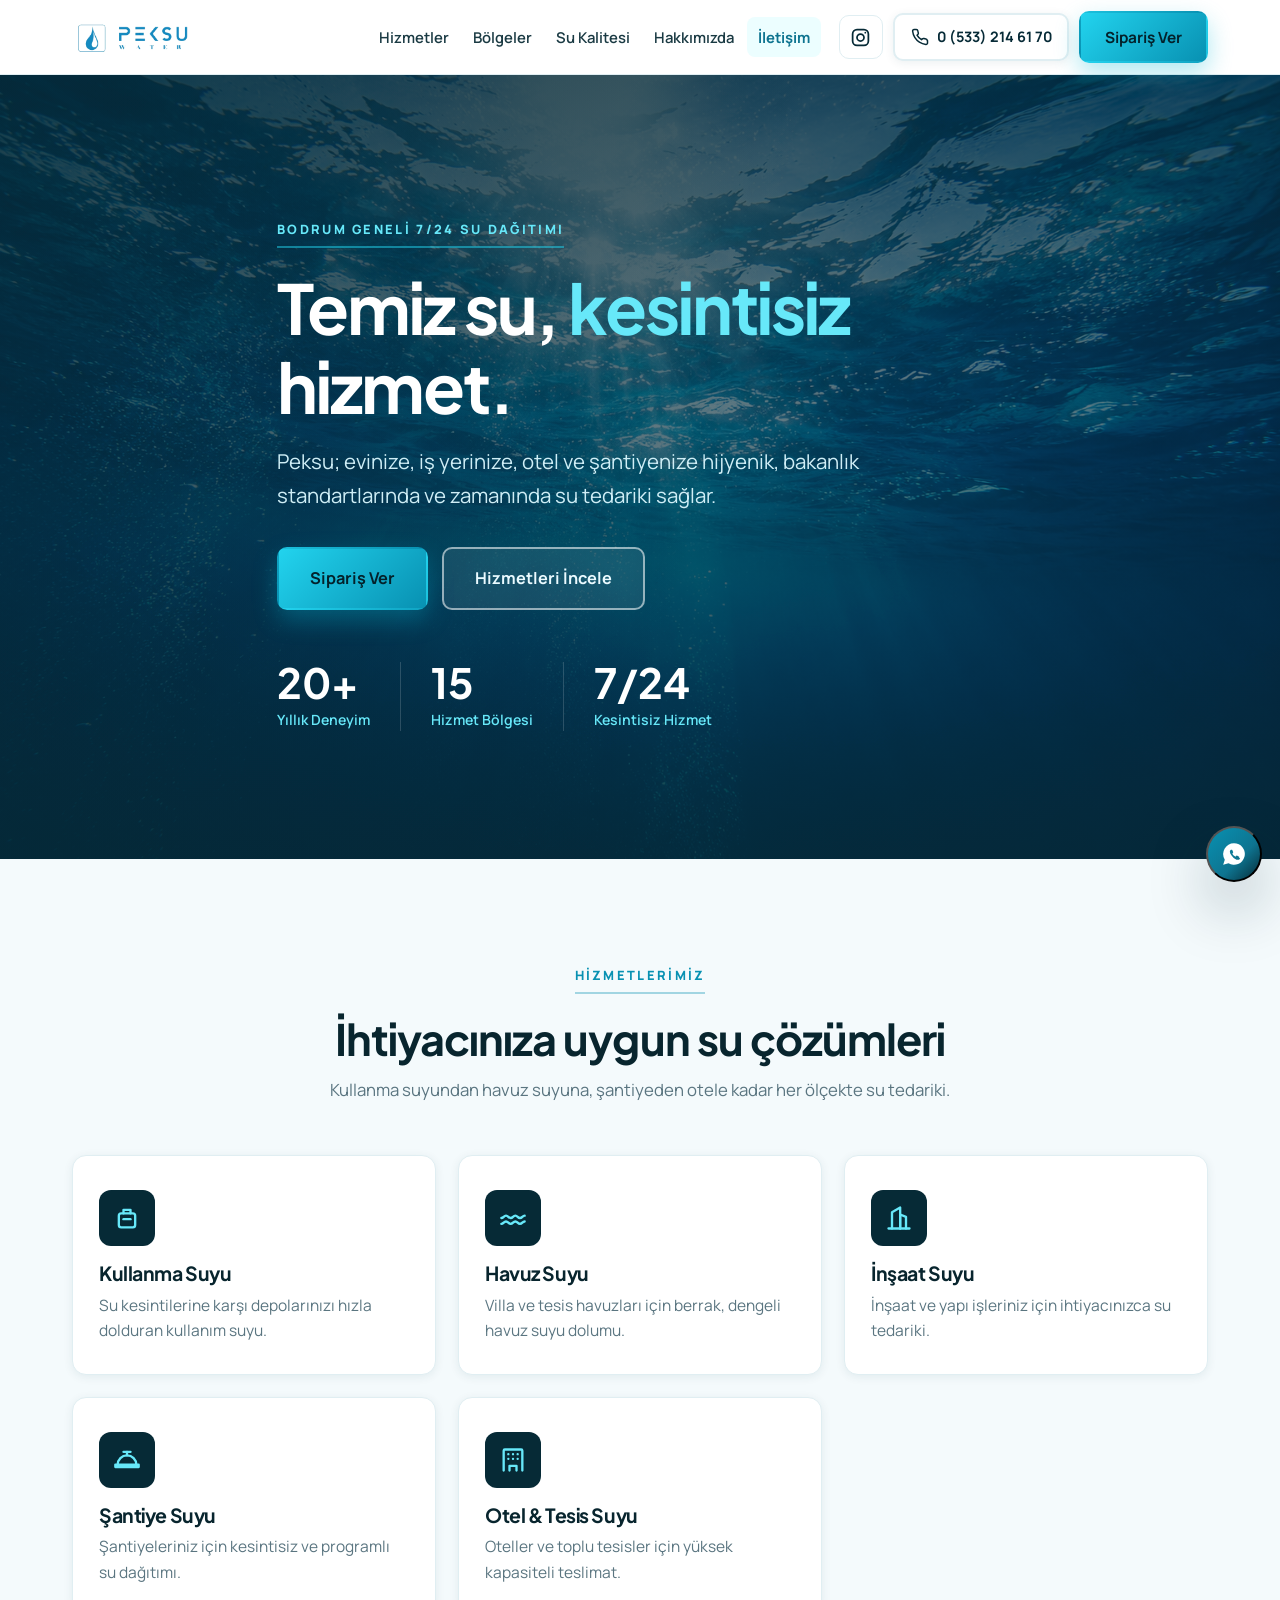
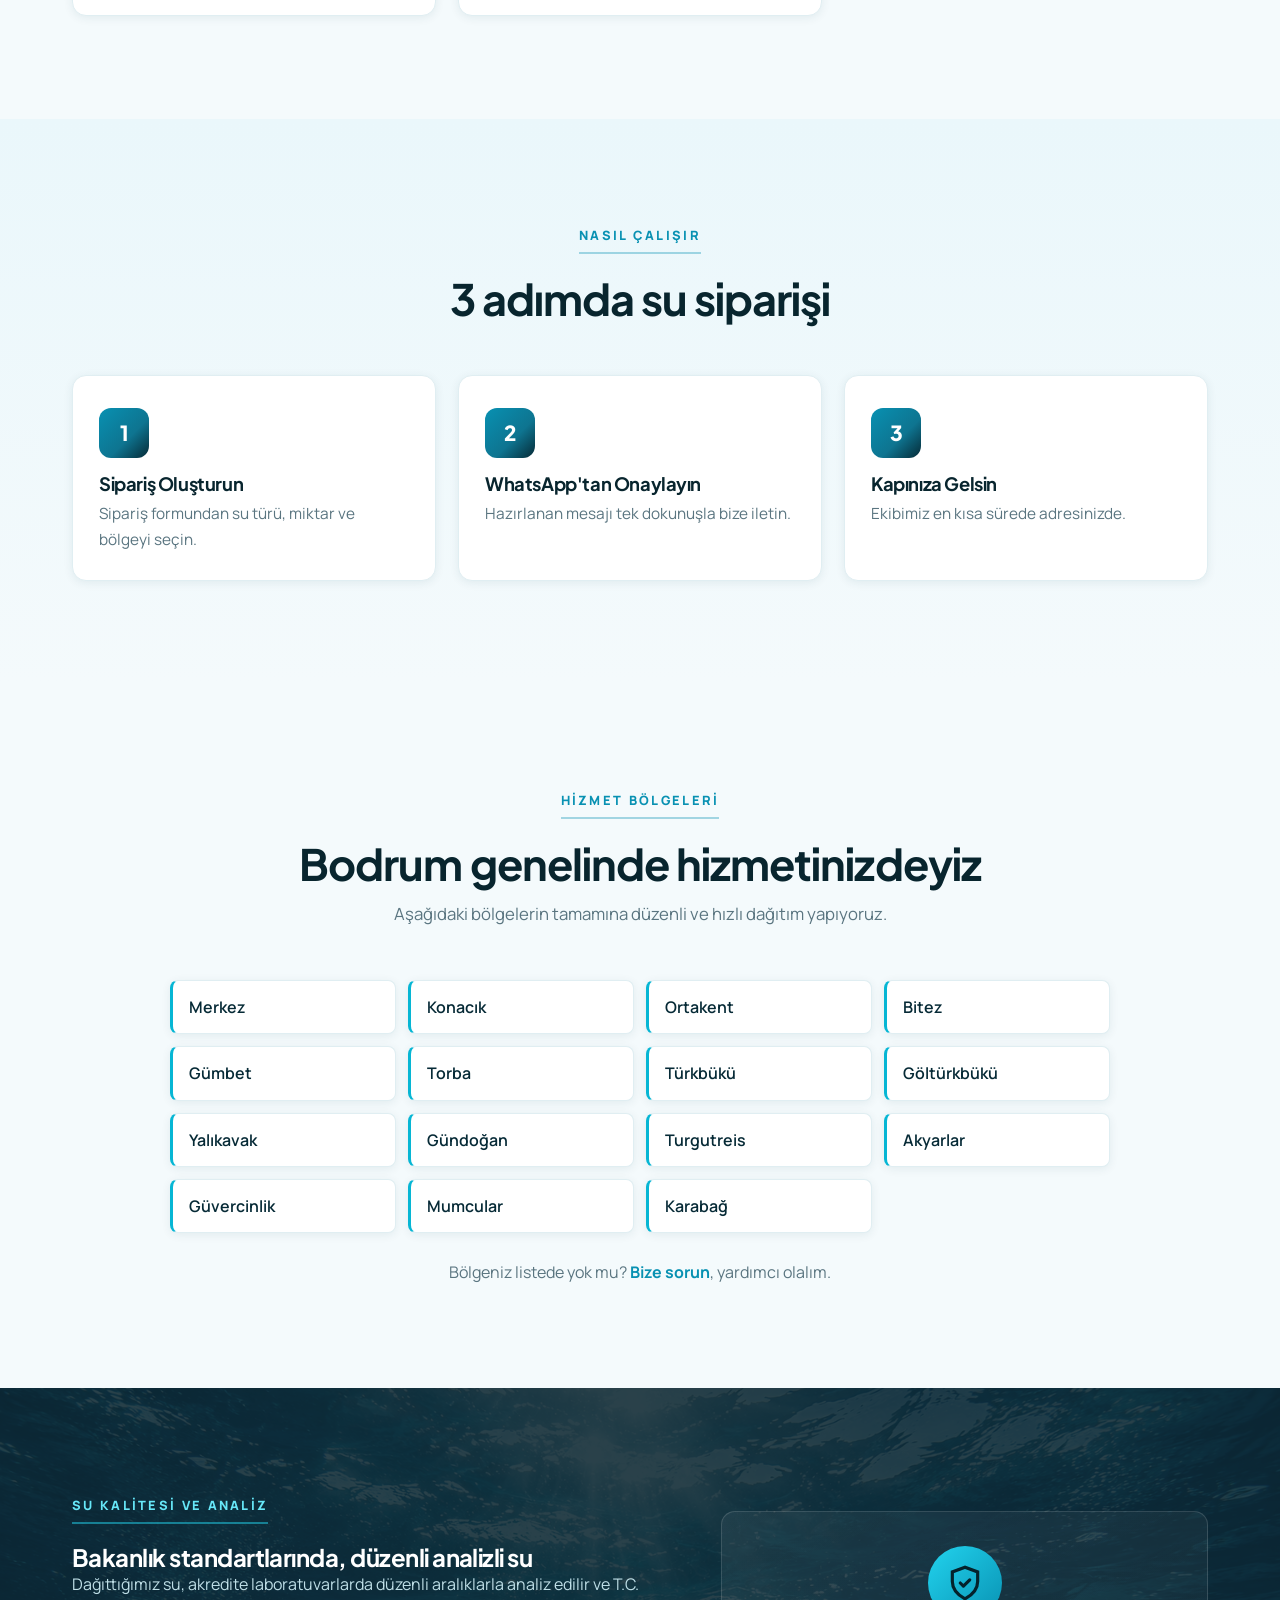
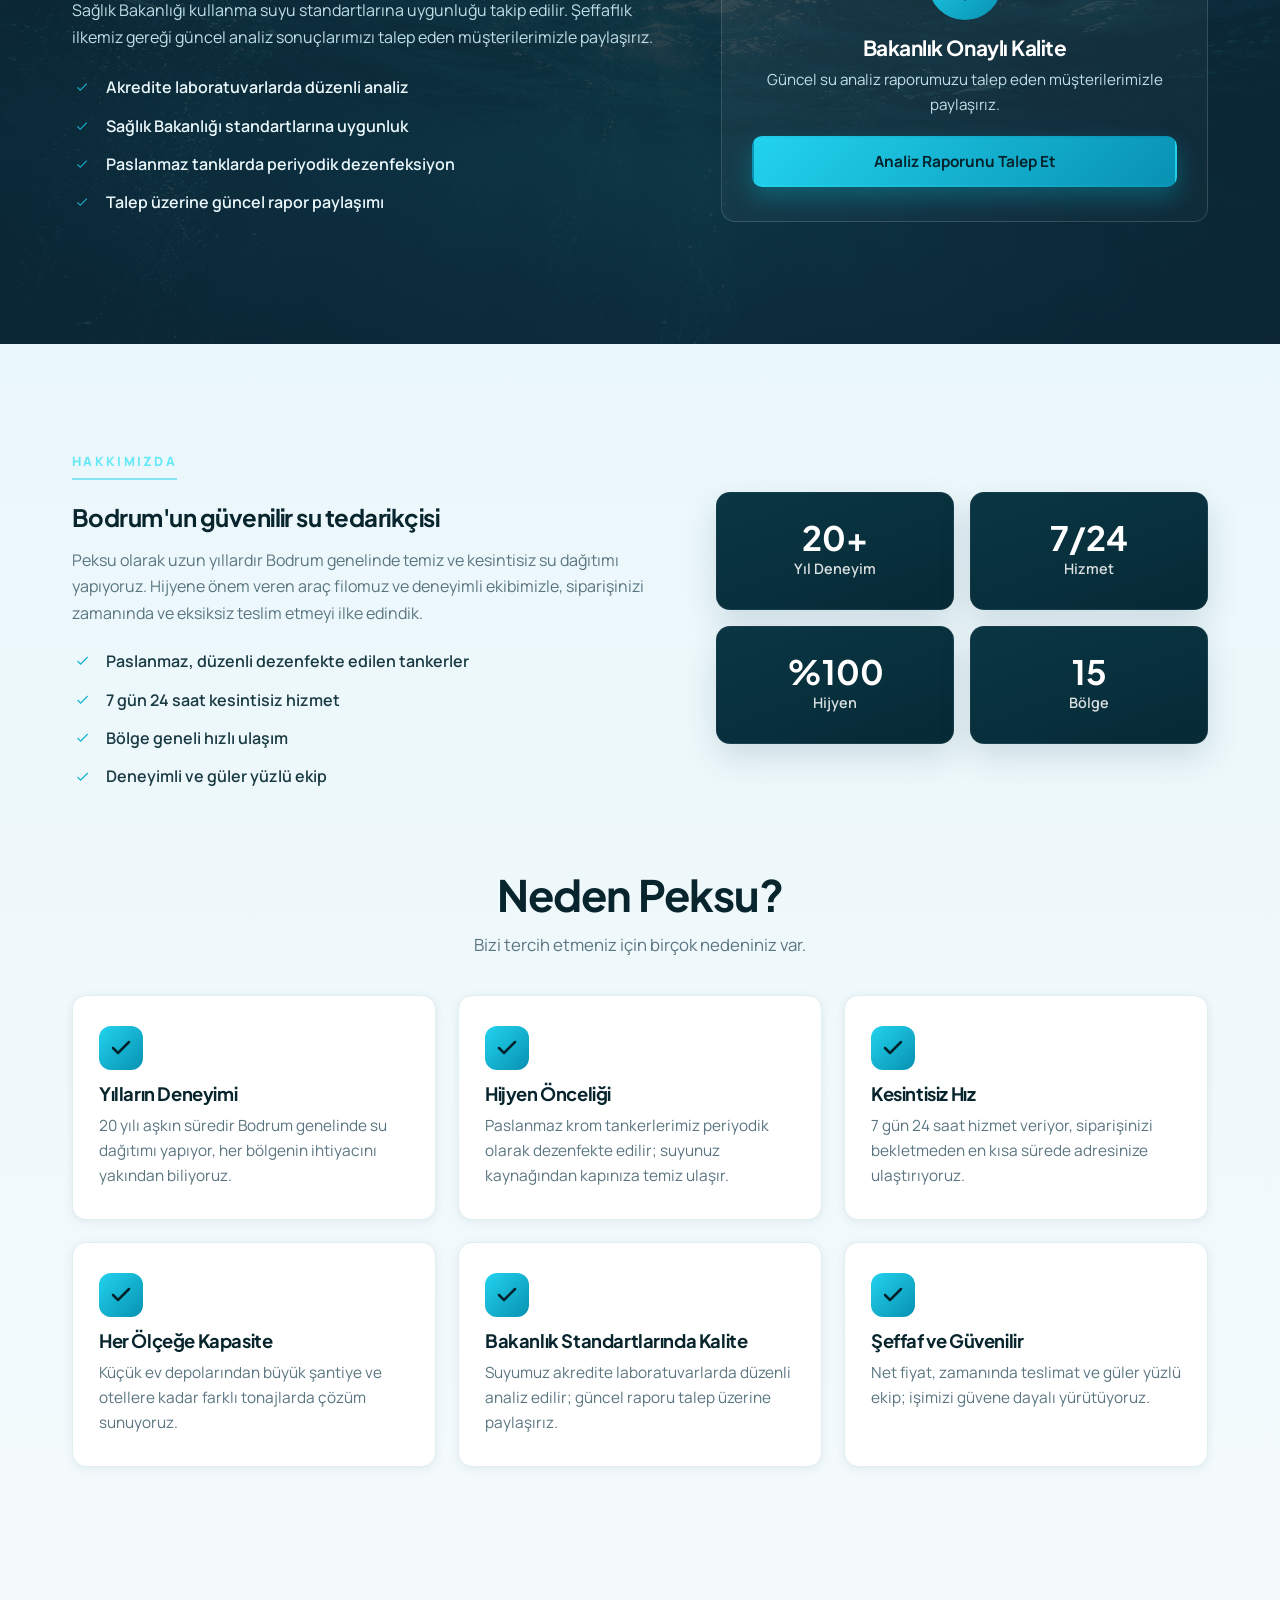
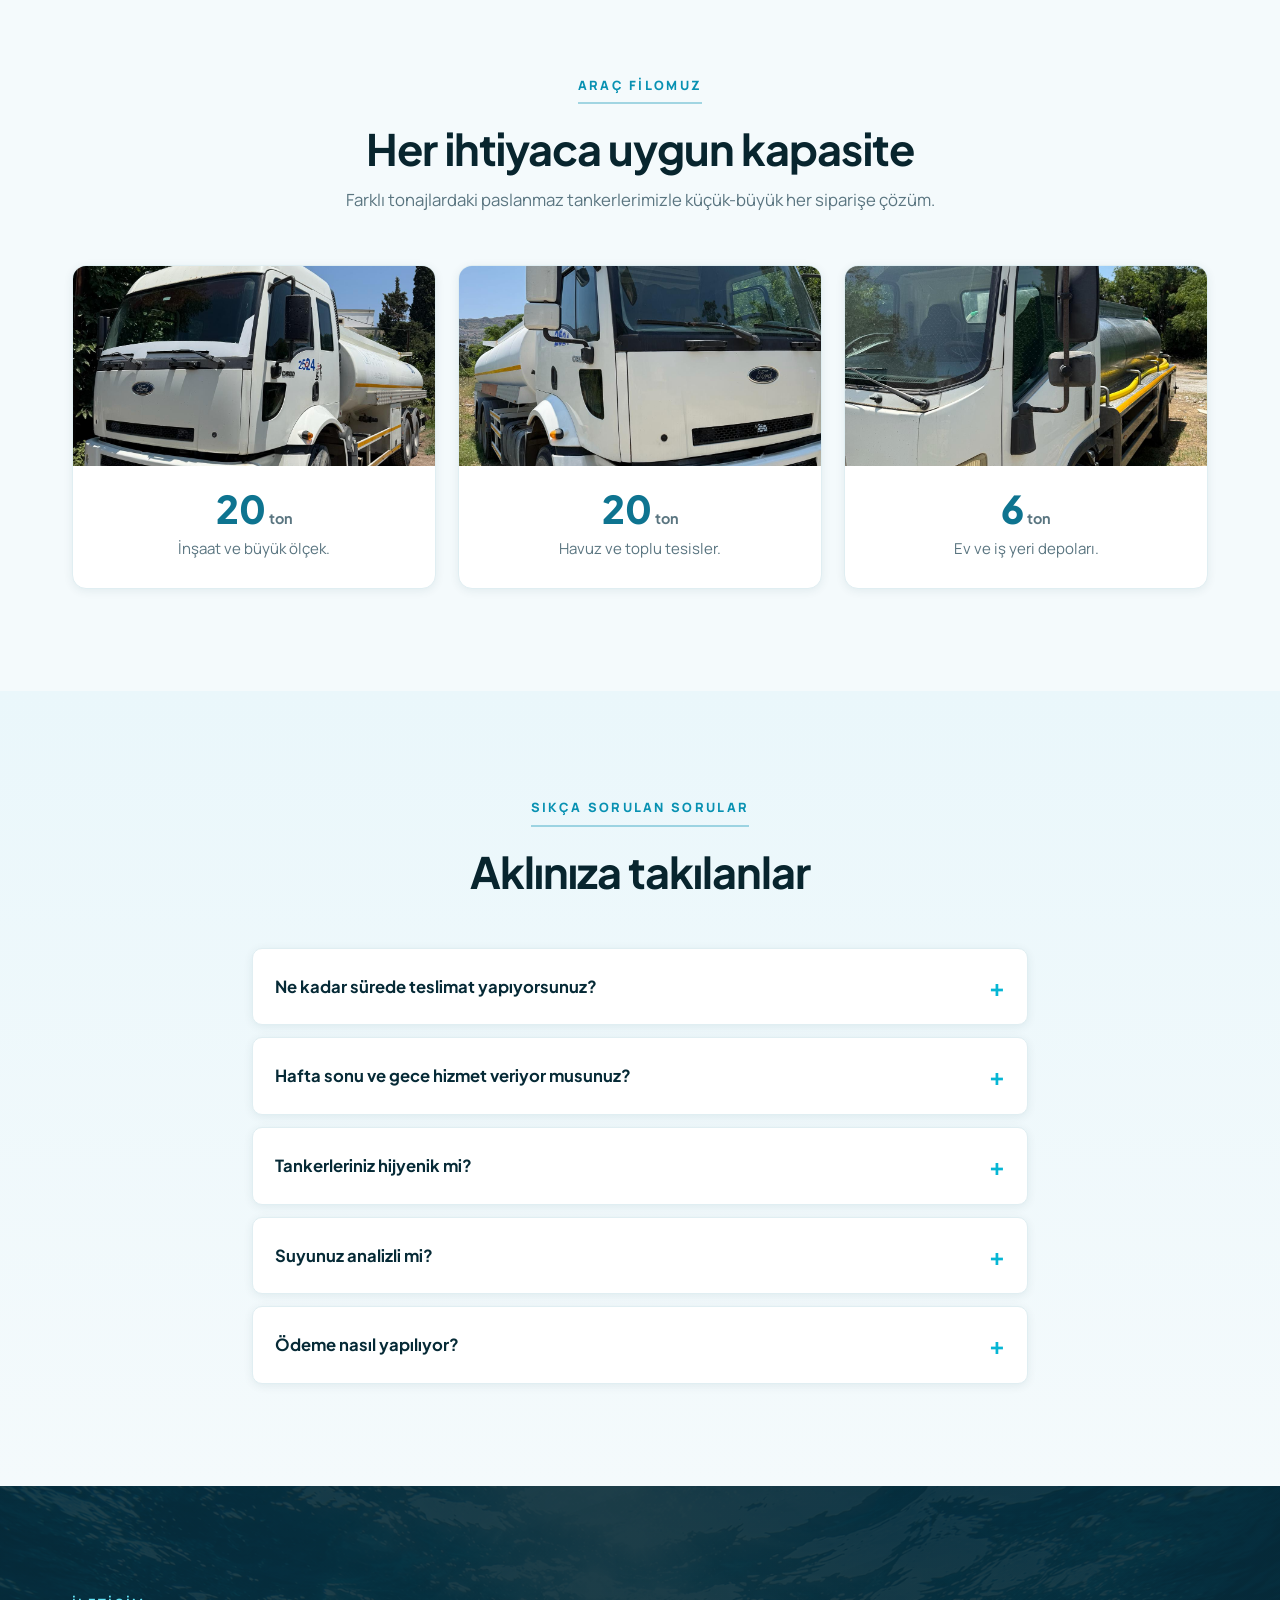
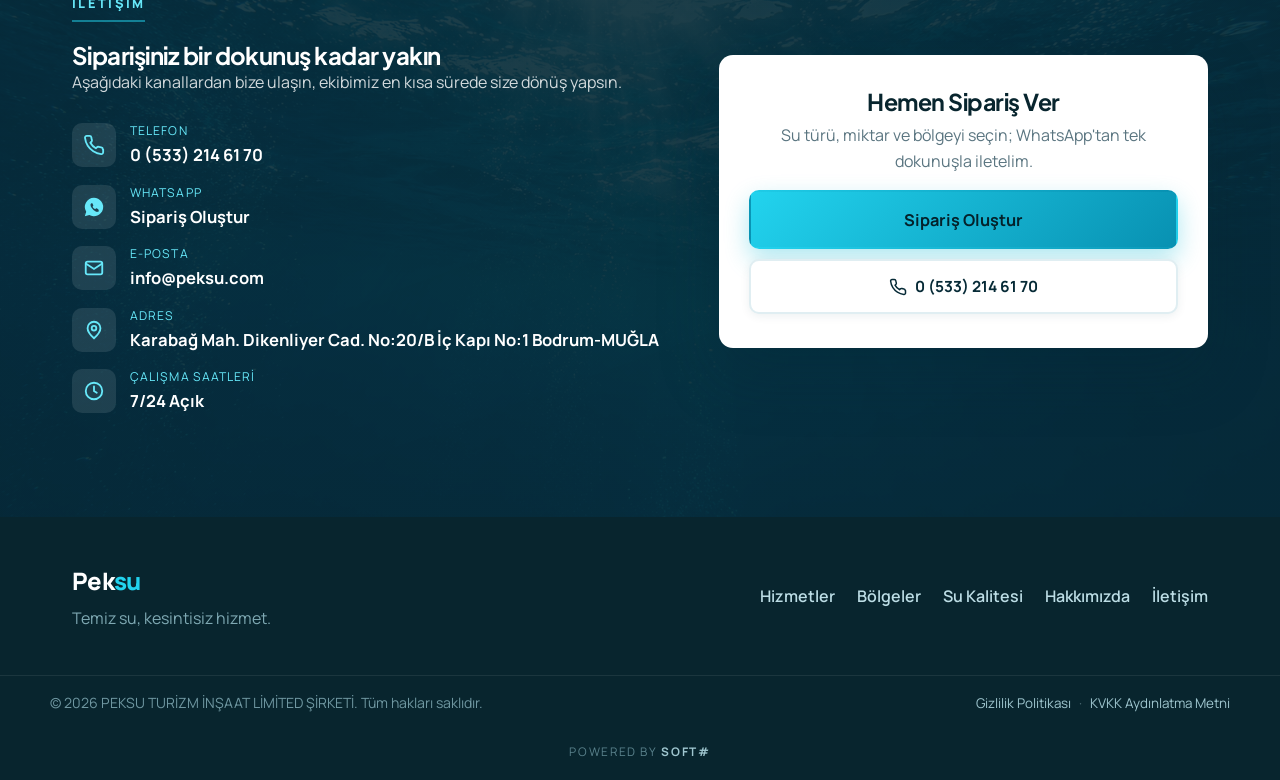
<file: index.html>
<!DOCTYPE html>
<html lang="tr">
<head>
  <meta charset="UTF-8" />
  <meta name="viewport" content="width=device-width, initial-scale=1.0" />
  <title>Peksu | Turgutreis Tanker Su | Kullanma Suyu | 7/24 Hizmet</title>
  <meta name="description" content="Turgutreis ve çevresinde tankerle su — kullanma suyu, havuz, inşaat, şantiye ve otel suyu. Bakanlık standartlarında analizli su, 7/24 sipariş: 0533 214 61 70." />
  <link rel="canonical" href="https://www.peksu.com/" />
  <meta name="theme-color" content="#062a36" />
  <link rel="icon" href="data:image/svg+xml,%3Csvg xmlns='http://www.w3.org/2000/svg' viewBox='0 0 24 24'%3E%3Cpath fill='%2306b6d4' d='M12 2S5 10.5 5 15a7 7 0 0 0 14 0c0-4.5-7-13-7-13Z'/%3E%3C/svg%3E" />
  <!-- Sosyal paylaşım (Open Graph / Twitter) -->
  <meta property="og:type" content="website" />
  <meta property="og:title" content="Peksu | Turgutreis Tanker Su | Kullanma Suyu | 7/24 Hizmet" />
  <meta property="og:description" content="Turgutreis ve çevresinde tankerle su — kullanma, havuz, inşaat, şantiye ve otel suyu. 7/24 sipariş: 0533 214 61 70." />
  <meta property="og:image" content="https://www.peksu.com/assets/img/arac1.jpeg" />
  <meta property="og:url" content="https://www.peksu.com/" />
  <meta name="twitter:card" content="summary_large_image" />
  <!-- Yerel işletme yapısal verisi (LocalBusiness) -->
  <script type="application/ld+json">
  {
    "@context": "https://schema.org",
    "@type": "LocalBusiness",
    "@id": "https://www.peksu.com/#business",
    "name": "Peksu Bodrum Tanker İle Taşıma ve Kullanma Suyu",
    "alternateName": "Peksu",
    "legalName": "PEKSU TURİZM İNŞAAT LİMİTED ŞİRKETİ",
    "url": "https://www.peksu.com/",
    "image": "https://www.peksu.com/assets/img/arac1.jpeg",
    "logo": "https://www.peksu.com/assets/img/logo.png",
    "description": "Turgutreis ve çevresinde tankerle su taşıma; kullanma suyu, havuz suyu, inşaat suyu, şantiye suyu ve otel/tesis suyu. Bodrum geneline 7/24 kesintisiz teslimat.",
    "telephone": "+905332146170",
    "email": "info@peksu.com",
    "priceRange": "₺₺",
    "address": {
      "@type": "PostalAddress",
      "streetAddress": "Karabağ Mah. Dikenliyer Cad. No:20/B İç Kapı No:1",
      "addressLocality": "Turgutreis, Bodrum",
      "addressRegion": "Muğla",
      "postalCode": "48960",
      "addressCountry": "TR"
    },
    "geo": { "@type": "GeoCoordinates", "latitude": 37.0206, "longitude": 27.2569 },
    "openingHoursSpecification": [{
      "@type": "OpeningHoursSpecification",
      "dayOfWeek": ["Monday","Tuesday","Wednesday","Thursday","Friday","Saturday","Sunday"],
      "opens": "00:00", "closes": "23:59"
    }],
    "areaServed": [
      { "@type": "Place", "name": "Turgutreis" },
      { "@type": "City", "name": "Bodrum" },
      { "@type": "Place", "name": "Akyarlar" },
      { "@type": "Place", "name": "Gümüşlük" },
      { "@type": "Place", "name": "Yalıkavak" },
      { "@type": "Place", "name": "Ortakent" },
      { "@type": "Place", "name": "Konacık" },
      { "@type": "Place", "name": "Bitez" },
      { "@type": "Place", "name": "Gümbet" },
      { "@type": "Place", "name": "Torba" },
      { "@type": "Place", "name": "Türkbükü" },
      { "@type": "Place", "name": "Güvercinlik" },
      { "@type": "Place", "name": "Mumcular" }
    ],
    "sameAs": [
      "https://www.instagram.com/peksuturgutreistanker",
      "https://www.google.com/maps/place//data=!4m2!3m1!1s0xabbec0b4c9a8d331:0x80c36c1f973c588c"
    ]
  }
  </script>
  <link rel="preconnect" href="https://fonts.googleapis.com" />
  <link rel="preconnect" href="https://fonts.gstatic.com" crossorigin />
  <link href="https://fonts.googleapis.com/css2?family=Manrope:wght@400;500;600;700;800&family=Plus+Jakarta+Sans:wght@600;700;800&display=swap" rel="stylesheet" />
  <link rel="stylesheet" href="css/styles.css" />
</head>
<body>
  <!-- ===== Header ===== -->
  <header class="site-header" id="top">
    <div class="container header-inner">
      <a href="#top" class="brand" aria-label="Peksu ana sayfa">
        <img class="brand-logo" id="brandLogo" alt="Peksu" hidden />
        <span class="brand-drop" id="brandDrop" aria-hidden="true">
          <svg viewBox="0 0 24 24" fill="none"><path d="M12 2S5 10.5 5 15a7 7 0 0 0 14 0c0-4.5-7-13-7-13Z" fill="currentColor"/></svg>
        </span>
        <span class="brand-name" id="brandText" data-field="brand.nameHtml">Pek<span>su</span></span>
      </a>

      <nav class="main-nav" id="mainNav" aria-label="Ana menü">
        <a href="#hizmetler">Hizmetler</a>
        <a href="#bolgeler">Bölgeler</a>
        <a href="#kalite">Su Kalitesi</a>
        <a href="#hakkimizda">Hakkımızda</a>
        <a href="#filo" class="nav-min">Filomuz</a>
        <a href="#sss" class="nav-min">S.S.S.</a>
        <a href="#iletisim">İletişim</a>
      </nav>

      <div class="header-actions">
        <a class="icon-btn" data-attr="href:contact.instagram" target="_blank" rel="noopener" aria-label="Instagram">
          <svg viewBox="0 0 24 24" fill="none" stroke="currentColor" stroke-width="2"><rect x="3" y="3" width="18" height="18" rx="5"/><circle cx="12" cy="12" r="4"/><circle cx="17.5" cy="6.5" r="1" fill="currentColor" stroke="none"/></svg>
        </a>
        <!-- Mobil: sadece ikon -->
        <a class="icon-btn only-mobile" data-attr="href:contact.telHref" aria-label="Ara">
          <svg viewBox="0 0 24 24" fill="none" stroke="currentColor" stroke-width="2"><path d="M22 16.9v3a2 2 0 0 1-2.2 2 19.8 19.8 0 0 1-8.6-3 19.5 19.5 0 0 1-6-6 19.8 19.8 0 0 1-3-8.6A2 2 0 0 1 4.1 2h3a2 2 0 0 1 2 1.7c.1.9.3 1.8.6 2.7a2 2 0 0 1-.5 2.1L8 9.6a16 16 0 0 0 6 6l1.1-1.1a2 2 0 0 1 2.1-.5c.9.3 1.8.5 2.7.6a2 2 0 0 1 1.7 2Z" stroke-linecap="round" stroke-linejoin="round"/></svg>
        </a>
        <button class="icon-btn only-mobile" data-choice aria-label="WhatsApp">
          <svg viewBox="0 0 24 24" fill="currentColor"><path d="M12 2a10 10 0 0 0-8.5 15.2L2 22l4.9-1.4A10 10 0 1 0 12 2Zm5.6 14.1c-.2.6-1.2 1.2-1.7 1.2-.4.1-1 .1-1.6-.1a10.6 10.6 0 0 1-4.9-4.3 5.6 5.6 0 0 1-1.2-3c0-.9.4-1.3.7-1.6.2-.2.4-.3.6-.3h.4c.2 0 .4 0 .6.5l.7 1.7c0 .2.1.3 0 .5l-.4.5-.2.3c-.1.1-.2.3 0 .5.3.5.7 1 1.1 1.4.6.5 1 .7 1.4.9.2.1.4.1.5-.1l.6-.7c.2-.2.3-.2.5-.1l1.6.8c.3.1.4.2.5.3.1.2.1.6-.1 1Z"/></svg>
        </button>
        <!-- Masaüstü: numara yazılı butonlar -->
        <a class="btn btn-call only-desktop" data-attr="href:contact.telHref">
          <svg viewBox="0 0 24 24" fill="none" stroke="currentColor" stroke-width="2"><path d="M22 16.9v3a2 2 0 0 1-2.2 2 19.8 19.8 0 0 1-8.6-3 19.5 19.5 0 0 1-6-6 19.8 19.8 0 0 1-3-8.6A2 2 0 0 1 4.1 2h3a2 2 0 0 1 2 1.7c.1.9.3 1.8.6 2.7a2 2 0 0 1-.5 2.1L8 9.6a16 16 0 0 0 6 6l1.1-1.1a2 2 0 0 1 2.1-.5c.9.3 1.8.5 2.7.6a2 2 0 0 1 1.7 2Z" stroke-linecap="round" stroke-linejoin="round"/></svg>
          <span data-field="contact.phoneDisplay"></span>
        </a>
        <button class="btn btn-primary only-desktop" data-order>Sipariş Ver</button>

        <button class="nav-toggle only-mobile" id="navToggle" aria-label="Menüyü aç" aria-expanded="false">
          <span></span><span></span><span></span>
        </button>
      </div>
    </div>
  </header>

  <!-- ===== Hero ===== -->
  <section class="hero" id="hero">
    <div class="hero-photo" aria-hidden="true"></div>
    <div class="container hero-inner">
      <span class="eyebrow" data-field="hero.eyebrow"></span>
      <h1>
        <span data-field="hero.titleLead"></span>
        <span class="wave-text" data-field="hero.titleHighlight"></span>
        <span data-field="hero.titleTail"></span>
      </h1>
      <p class="lead" data-field="hero.lead"></p>
      <div class="hero-actions">
        <button class="btn btn-primary btn-lg" data-order data-field="hero.primaryBtn"></button>
        <a href="#hizmetler" class="btn btn-ghost btn-lg" data-field="hero.secondaryBtn"></a>
      </div>
      <a class="hero-phone only-mobile" data-attr="href:contact.telHref">
        <svg viewBox="0 0 24 24" width="16" height="16" fill="none" stroke="currentColor" stroke-width="2"><path d="M22 16.9v3a2 2 0 0 1-2.2 2 19.8 19.8 0 0 1-8.6-3 19.5 19.5 0 0 1-6-6 19.8 19.8 0 0 1-3-8.6A2 2 0 0 1 4.1 2h3a2 2 0 0 1 2 1.7c.1.9.3 1.8.6 2.7a2 2 0 0 1-.5 2.1L8 9.6a16 16 0 0 0 6 6l1.1-1.1a2 2 0 0 1 2.1-.5c.9.3 1.8.5 2.7.6a2 2 0 0 1 1.7 2Z" stroke-linecap="round" stroke-linejoin="round"/></svg>
        <span>Hemen arayın: </span><span data-field="contact.phoneDisplay"></span>
      </a>
      <ul class="hero-stats" id="heroStats"></ul>
    </div>
  </section>

  <!-- ===== Hizmetler ===== -->
  <section class="section" id="hizmetler">
    <div class="container">
      <div class="section-head">
        <span class="eyebrow" data-field="services.eyebrow"></span>
        <h2 data-field="services.title"></h2>
        <p class="section-sub" data-field="services.subtitle"></p>
      </div>
      <div class="cards grid-3" id="servicesGrid"></div>
    </div>
  </section>

  <!-- ===== Nasıl Çalışır ===== -->
  <section class="section section-alt" id="nasil">
    <div class="container">
      <div class="section-head">
        <span class="eyebrow" data-field="steps.eyebrow"></span>
        <h2 data-field="steps.title"></h2>
      </div>
      <div class="steps grid-3" id="stepsGrid"></div>
    </div>
  </section>

  <!-- ===== Bölgeler ===== -->
  <section class="section" id="bolgeler">
    <div class="container">
      <div class="section-head">
        <span class="eyebrow" data-field="regions.eyebrow"></span>
        <h2 data-field="regions.title"></h2>
        <p class="section-sub" data-field="regions.subtitle"></p>
      </div>
      <ul class="region-list" id="regionList"></ul>
      <p class="region-note">Bölgeniz listede yok mu? <a href="#iletisim">Bize sorun</a>, yardımcı olalım.</p>
    </div>
  </section>

  <!-- ===== Su Kalitesi & Analiz ===== -->
  <section class="section quality" id="kalite">
    <div class="container">
      <div class="quality-grid">
        <div>
          <span class="eyebrow" data-field="quality.eyebrow"></span>
          <h2 data-field="quality.title"></h2>
          <p data-field="quality.text"></p>
          <ul class="quality-points" id="qualityPoints"></ul>
        </div>
        <div class="quality-badge">
          <span class="seal" aria-hidden="true">
            <svg viewBox="0 0 24 24" fill="none" stroke="currentColor" stroke-width="2"><path d="M12 2 4 5v6c0 5 3.4 8.5 8 11 4.6-2.5 8-6 8-11V5l-8-3Z"/><path d="m9 12 2 2 4-4" stroke-linecap="round" stroke-linejoin="round"/></svg>
          </span>
          <h3>Bakanlık Onaylı Kalite</h3>
          <p>Güncel su analiz raporumuzu talep eden müşterilerimizle paylaşırız.</p>
          <button class="btn btn-primary block" data-request data-field="quality.ctaLabel"></button>
        </div>
      </div>
    </div>
  </section>

  <!-- ===== Hakkımızda ===== -->
  <section class="section section-alt" id="hakkimizda">
    <div class="container about-grid">
      <div class="about-text">
        <span class="eyebrow" data-field="about.eyebrow"></span>
        <h2 data-field="about.title"></h2>
        <p data-field="about.text"></p>
        <ul class="feature-list" id="featureList"></ul>
      </div>
      <div class="about-badges" id="aboutBadges"></div>
    </div>

    <div class="container why-wrap">
      <div class="section-head">
        <h2 data-field="about.why.title"></h2>
        <p class="section-sub" data-field="about.why.subtitle"></p>
      </div>
      <div class="cards grid-3" id="whyGrid"></div>
    </div>
  </section>

  <!-- ===== Filo ===== -->
  <section class="section" id="filo">
    <div class="container">
      <div class="section-head">
        <span class="eyebrow" data-field="fleet.eyebrow"></span>
        <h2 data-field="fleet.title"></h2>
        <p class="section-sub" data-field="fleet.subtitle"></p>
      </div>
      <div class="cards grid-3" id="fleetGrid"></div>
    </div>
  </section>

  <!-- ===== SSS ===== -->
  <section class="section section-alt" id="sss">
    <div class="container narrow">
      <div class="section-head">
        <span class="eyebrow" data-field="faq.eyebrow"></span>
        <h2 data-field="faq.title"></h2>
      </div>
      <div class="faq" id="faqList"></div>
    </div>
  </section>

  <!-- ===== İletişim ===== -->
  <section class="section contact" id="iletisim">
    <div class="container contact-inner">
      <div class="contact-text">
        <span class="eyebrow" data-field="contactSection.eyebrow"></span>
        <h2 data-field="contactSection.title"></h2>
        <p data-field="contactSection.text"></p>
        <ul class="contact-list">
          <li><span class="ci"><svg viewBox="0 0 24 24" fill="none" stroke="currentColor" stroke-width="2"><path d="M22 16.9v3a2 2 0 0 1-2.2 2 19.8 19.8 0 0 1-8.6-3 19.5 19.5 0 0 1-6-6 19.8 19.8 0 0 1-3-8.6A2 2 0 0 1 4.1 2h3a2 2 0 0 1 2 1.7c.1.9.3 1.8.6 2.7a2 2 0 0 1-.5 2.1L8 9.6a16 16 0 0 0 6 6l1.1-1.1a2 2 0 0 1 2.1-.5c.9.3 1.8.5 2.7.6a2 2 0 0 1 1.7 2Z" stroke-linecap="round" stroke-linejoin="round"/></svg></span><div><small>Telefon</small><a data-attr="href:contact.telHref" data-field="contact.phoneDisplay"></a></div></li>
          <li><span class="ci"><svg viewBox="0 0 24 24" fill="currentColor"><path d="M12 2a10 10 0 0 0-8.5 15.2L2 22l4.9-1.4A10 10 0 1 0 12 2Zm5.6 14.1c-.2.6-1.2 1.2-1.7 1.2-.4.1-1 .1-1.6-.1a10.6 10.6 0 0 1-4.9-4.3 5.6 5.6 0 0 1-1.2-3c0-.9.4-1.3.7-1.6.2-.2.4-.3.6-.3h.4c.2 0 .4 0 .6.5l.7 1.7c0 .2.1.3 0 .5l-.4.5-.2.3c-.1.1-.2.3 0 .5.3.5.7 1 1.1 1.4.6.5 1 .7 1.4.9.2.1.4.1.5-.1l.6-.7c.2-.2.3-.2.5-.1l1.6.8c.3.1.4.2.5.3.1.2.1.6-.1 1Z"/></svg></span><div><small>WhatsApp</small><a href="#" data-order class="cval">Sipariş Oluştur</a></div></li>
          <li><span class="ci"><svg viewBox="0 0 24 24" fill="none" stroke="currentColor" stroke-width="2"><rect x="3" y="5" width="18" height="14" rx="2"/><path d="m3 7 9 6 9-6"/></svg></span><div><small>E-posta</small><a data-attr="href:contact.mailHref" data-field="contact.email"></a></div></li>
          <li><span class="ci"><svg viewBox="0 0 24 24" fill="none" stroke="currentColor" stroke-width="2"><path d="M12 21s-7-6.3-7-11a7 7 0 0 1 14 0c0 4.7-7 11-7 11Z"/><circle cx="12" cy="10" r="2.5"/></svg></span><div><small>Adres</small><span class="cval" data-field="contact.address"></span></div></li>
          <li><span class="ci"><svg viewBox="0 0 24 24" fill="none" stroke="currentColor" stroke-width="2"><circle cx="12" cy="12" r="9"/><path d="M12 7v5l3 2" stroke-linecap="round"/></svg></span><div><small>Çalışma Saatleri</small><span class="cval" data-field="contact.hours"></span></div></li>
        </ul>
      </div>
      <div class="contact-cta">
        <div class="cta-card">
          <h3>Hemen Sipariş Ver</h3>
          <p>Su türü, miktar ve bölgeyi seçin; WhatsApp'tan tek dokunuşla iletelim.</p>
          <button class="btn btn-primary block btn-lg" data-order>Sipariş Oluştur</button>
          <a class="btn btn-call block" data-attr="href:contact.telHref">
            <svg viewBox="0 0 24 24" fill="none" stroke="currentColor" stroke-width="2"><path d="M22 16.9v3a2 2 0 0 1-2.2 2 19.8 19.8 0 0 1-8.6-3 19.5 19.5 0 0 1-6-6 19.8 19.8 0 0 1-3-8.6A2 2 0 0 1 4.1 2h3a2 2 0 0 1 2 1.7c.1.9.3 1.8.6 2.7a2 2 0 0 1-.5 2.1L8 9.6a16 16 0 0 0 6 6l1.1-1.1a2 2 0 0 1 2.1-.5c.9.3 1.8.5 2.7.6a2 2 0 0 1 1.7 2Z" stroke-linecap="round" stroke-linejoin="round"/></svg>
            <span data-field="contact.phoneDisplay"></span>
          </a>
        </div>
      </div>
    </div>
  </section>

  <!-- ===== Footer ===== -->
  <footer class="site-footer">
    <div class="container footer-inner">
      <div class="footer-brand">
        <span class="brand-name" data-field="brand.nameHtml">Pek<span>su</span></span>
        <p data-field="brand.slogan"></p>
      </div>
      <nav class="footer-nav" aria-label="Alt menü">
        <a href="#hizmetler">Hizmetler</a>
        <a href="#bolgeler">Bölgeler</a>
        <a href="#kalite">Su Kalitesi</a>
        <a href="#hakkimizda">Hakkımızda</a>
        <a href="#iletisim">İletişim</a>
      </nav>
    </div>
    <div class="footer-bottom">
      <div class="container footer-bottom-inner">
        <p>© <span id="year"></span> PEKSU TURİZM İNŞAAT LİMİTED ŞİRKETİ. Tüm hakları saklıdır.</p>
        <div class="footer-legal">
          <a href="gizlilik.html">Gizlilik Politikası</a>
          <span aria-hidden="true">·</span>
          <a href="kvkk.html">KVKK Aydınlatma Metni</a>
        </div>
      </div>
      <div class="container powered-row">
        <a class="powered-by" href="https://www.softsharp.org/" target="_blank" rel="noopener">Powered by <strong>Soft#</strong></a>
      </div>
    </div>
  </footer>

  <!-- Sabit sipariş butonu -->
  <div class="floats">
    <button class="float-btn float-order" data-choice aria-label="WhatsApp">
      <svg viewBox="0 0 24 24" fill="currentColor"><path d="M12 2a10 10 0 0 0-8.5 15.2L2 22l4.9-1.4A10 10 0 1 0 12 2Zm5.6 14.1c-.2.6-1.2 1.2-1.7 1.2-.4.1-1 .1-1.6-.1a10.6 10.6 0 0 1-4.9-4.3 5.6 5.6 0 0 1-1.2-3c0-.9.4-1.3.7-1.6.2-.2.4-.3.6-.3h.4c.2 0 .4 0 .6.5l.7 1.7c0 .2.1.3 0 .5l-.4.5-.2.3c-.1.1-.2.3 0 .5.3.5.7 1 1.1 1.4.6.5 1 .7 1.4.9.2.1.4.1.5-.1l.6-.7c.2-.2.3-.2.5-.1l1.6.8c.3.1.4.2.5.3.1.2.1.6-.1 1Z"/></svg>
    </button>
  </div>

  <!-- ===== Seçim Modalı (İletişim / Sipariş) ===== -->
  <div class="modal" id="choiceModal" aria-hidden="true">
    <div class="modal-backdrop" data-close></div>
    <div class="modal-card choice-card" role="dialog" aria-modal="true" aria-labelledby="choiceTitle">
      <button class="modal-x" data-close aria-label="Kapat">&times;</button>
      <h3 id="choiceTitle">Nasıl yardımcı olalım?</h3>
      <p class="modal-sub">Bir seçenek seçin, WhatsApp üzerinden devam edelim.</p>
      <div class="choice-grid">
        <button class="choice-btn" data-contact>
          <span class="choice-ic"><svg viewBox="0 0 24 24" fill="none" stroke="currentColor" stroke-width="2"><path d="M21 15a2 2 0 0 1-2 2H7l-4 4V5a2 2 0 0 1 2-2h14a2 2 0 0 1 2 2Z" stroke-linecap="round" stroke-linejoin="round"/></svg></span>
          <strong>İletişime Geç</strong>
          <small>Soru sor, bilgi al</small>
        </button>
        <button class="choice-btn primary" data-order>
          <span class="choice-ic"><svg viewBox="0 0 24 24" fill="none" stroke="currentColor" stroke-width="2"><path d="M6 6h15l-1.5 9h-12z" stroke-linecap="round" stroke-linejoin="round"/><path d="M6 6 5 3H2" stroke-linecap="round"/><circle cx="9" cy="20" r="1.5"/><circle cx="18" cy="20" r="1.5"/></svg></span>
          <strong>Sipariş Oluştur</strong>
          <small>Su türü, miktar, adres</small>
        </button>
      </div>
    </div>
  </div>

  <!-- ===== Sipariş Modalı ===== -->
  <div class="modal" id="orderModal" aria-hidden="true">
    <div class="modal-backdrop" data-close></div>
    <div class="modal-card" role="dialog" aria-modal="true" aria-labelledby="orderTitle">
      <button class="modal-x" data-close aria-label="Kapat">&times;</button>
      <h3 id="orderTitle" data-field="order.title">Hızlı Sipariş</h3>
      <p class="modal-sub" data-field="order.subtitle"></p>

      <div class="modal-field">
        <label>Su Türü</label>
        <div class="opt-grid" id="optWaterType"></div>
      </div>
      <div class="modal-field">
        <label>Miktar (<span data-field="order.unitLabel">ton</span>)</label>
        <select id="optQty"></select>
        <input id="optQtyCustom" type="number" min="1" inputmode="numeric" placeholder="Miktarı yazın" hidden />
      </div>
      <div class="modal-field">
        <label>Mahalle / Bölge</label>
        <select id="optRegion"></select>
      </div>
      <div class="modal-field">
        <label>Açık Adres</label>
        <textarea id="optAddress" placeholder="Cadde / sokak, bina ve daire no dahil açık adresiniz"></textarea>
      </div>
      <div class="modal-field">
        <label>Not (isteğe bağlı)</label>
        <textarea id="optNote" placeholder="Eklemek istediğiniz not..."></textarea>
      </div>
      <button class="btn btn-whatsapp block btn-lg" id="orderSend">
        <svg viewBox="0 0 24 24" fill="currentColor"><path d="M12 2a10 10 0 0 0-8.5 15.2L2 22l4.9-1.4A10 10 0 1 0 12 2Zm5.6 14.1c-.2.6-1.2 1.2-1.7 1.2-.4.1-1 .1-1.6-.1a10.6 10.6 0 0 1-4.9-4.3 5.6 5.6 0 0 1-1.2-3c0-.9.4-1.3.7-1.6.2-.2.4-.3.6-.3h.4c.2 0 .4 0 .6.5l.7 1.7c0 .2.1.3 0 .5l-.4.5-.2.3c-.1.1-.2.3 0 .5.3.5.7 1 1.1 1.4.6.5 1 .7 1.4.9.2.1.4.1.5-.1l.6-.7c.2-.2.3-.2.5-.1l1.6.8c.3.1.4.2.5.3.1.2.1.6-.1 1Z"/></svg>
        WhatsApp'tan Gönder
      </button>
    </div>
  </div>

  <script src="js/main.js"></script>
</body>
</html>
</file>
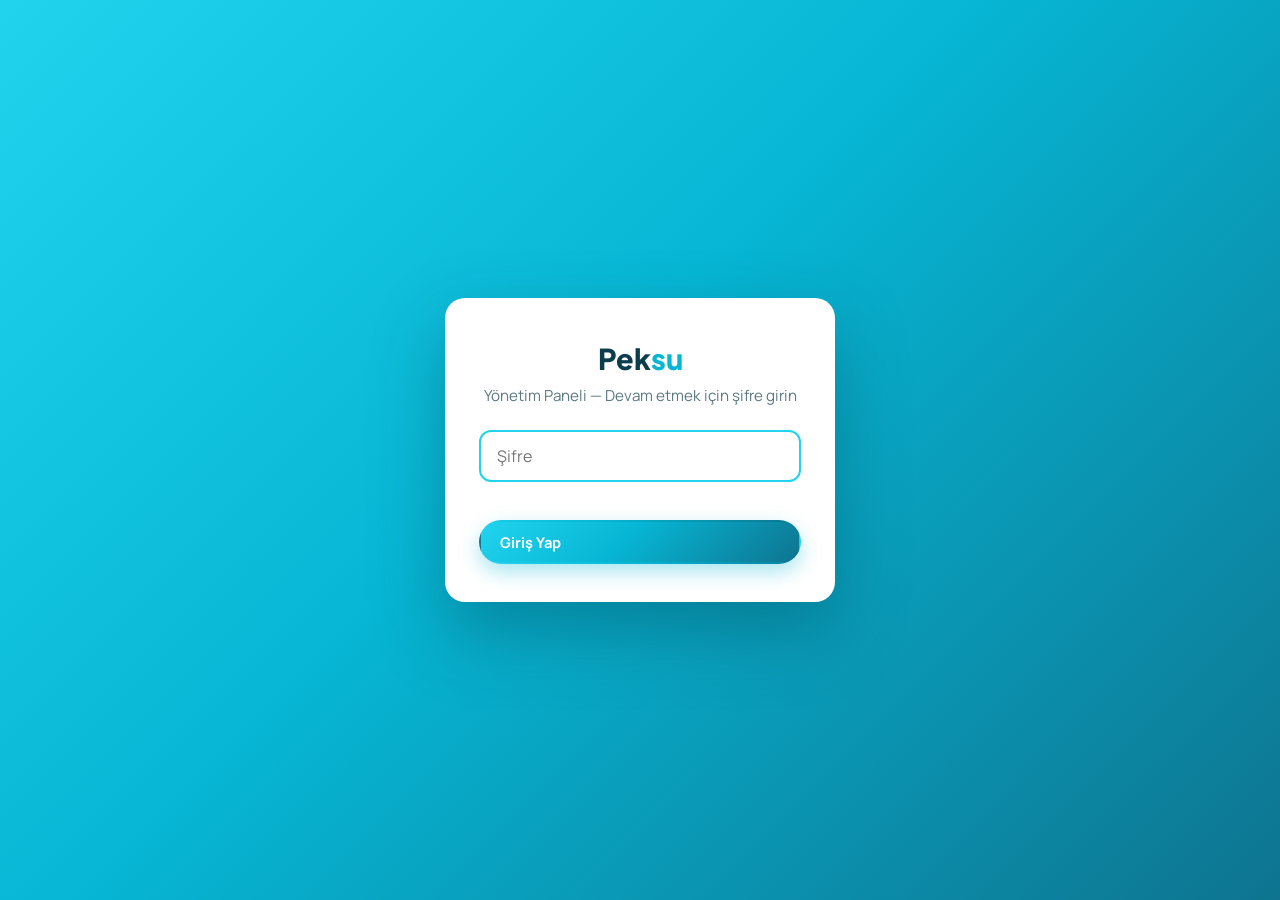
<file: admin.html>
<!DOCTYPE html>
<html lang="tr">
<head>
  <meta charset="UTF-8" />
  <meta name="viewport" content="width=device-width, initial-scale=1.0" />
  <meta name="robots" content="noindex, nofollow" />
  <title>Peksu — Yönetim Paneli</title>
  <link rel="preconnect" href="https://fonts.googleapis.com" />
  <link href="https://fonts.googleapis.com/css2?family=Manrope:wght@400;500;600;700;800&family=Plus+Jakarta+Sans:wght@700;800&display=swap" rel="stylesheet" />
  <link rel="stylesheet" href="css/admin.css" />
</head>
<body>
  <!-- Şifre kapısı -->
  <div class="gate" id="gate">
    <div class="gate-card">
      <div class="logo">Pek<span>su</span></div>
      <p>Yönetim Paneli — Devam etmek için şifre girin</p>
      <form id="gateForm">
        <input type="password" id="gatePass" placeholder="Şifre" autocomplete="current-password" autofocus />
        <div class="gate-err" id="gateErr"></div>
        <button class="btn btn-primary" style="width:100%" type="submit">Giriş Yap</button>
      </form>
    </div>
  </div>

  <!-- Panel -->
  <div id="app" hidden>
    <header class="admin-top">
      <div class="inner">
        <span class="logo">Pek<span>su</span></span>
        <span class="tag">Yönetim</span>
        <span class="status" id="topStatus"></span>
        <span class="spacer"></span>
        <a class="btn btn-ghost btn-sm" href="index.html" target="_blank" rel="noopener">Siteyi Gör ↗</a>
        <button class="btn btn-outline btn-sm" id="logoutBtn">Çıkış</button>
      </div>
    </header>

    <main class="wrap" id="form"><!-- formlar JS ile --></main>

    <div class="savebar">
      <div class="inner">
        <span class="status" id="saveStatus"></span>
        <span class="spacer"></span>
        <button class="btn btn-primary" id="saveBtn">Kaydet</button>
      </div>
    </div>
  </div>

  <script src="js/admin.js"></script>
</body>
</html>
</file>
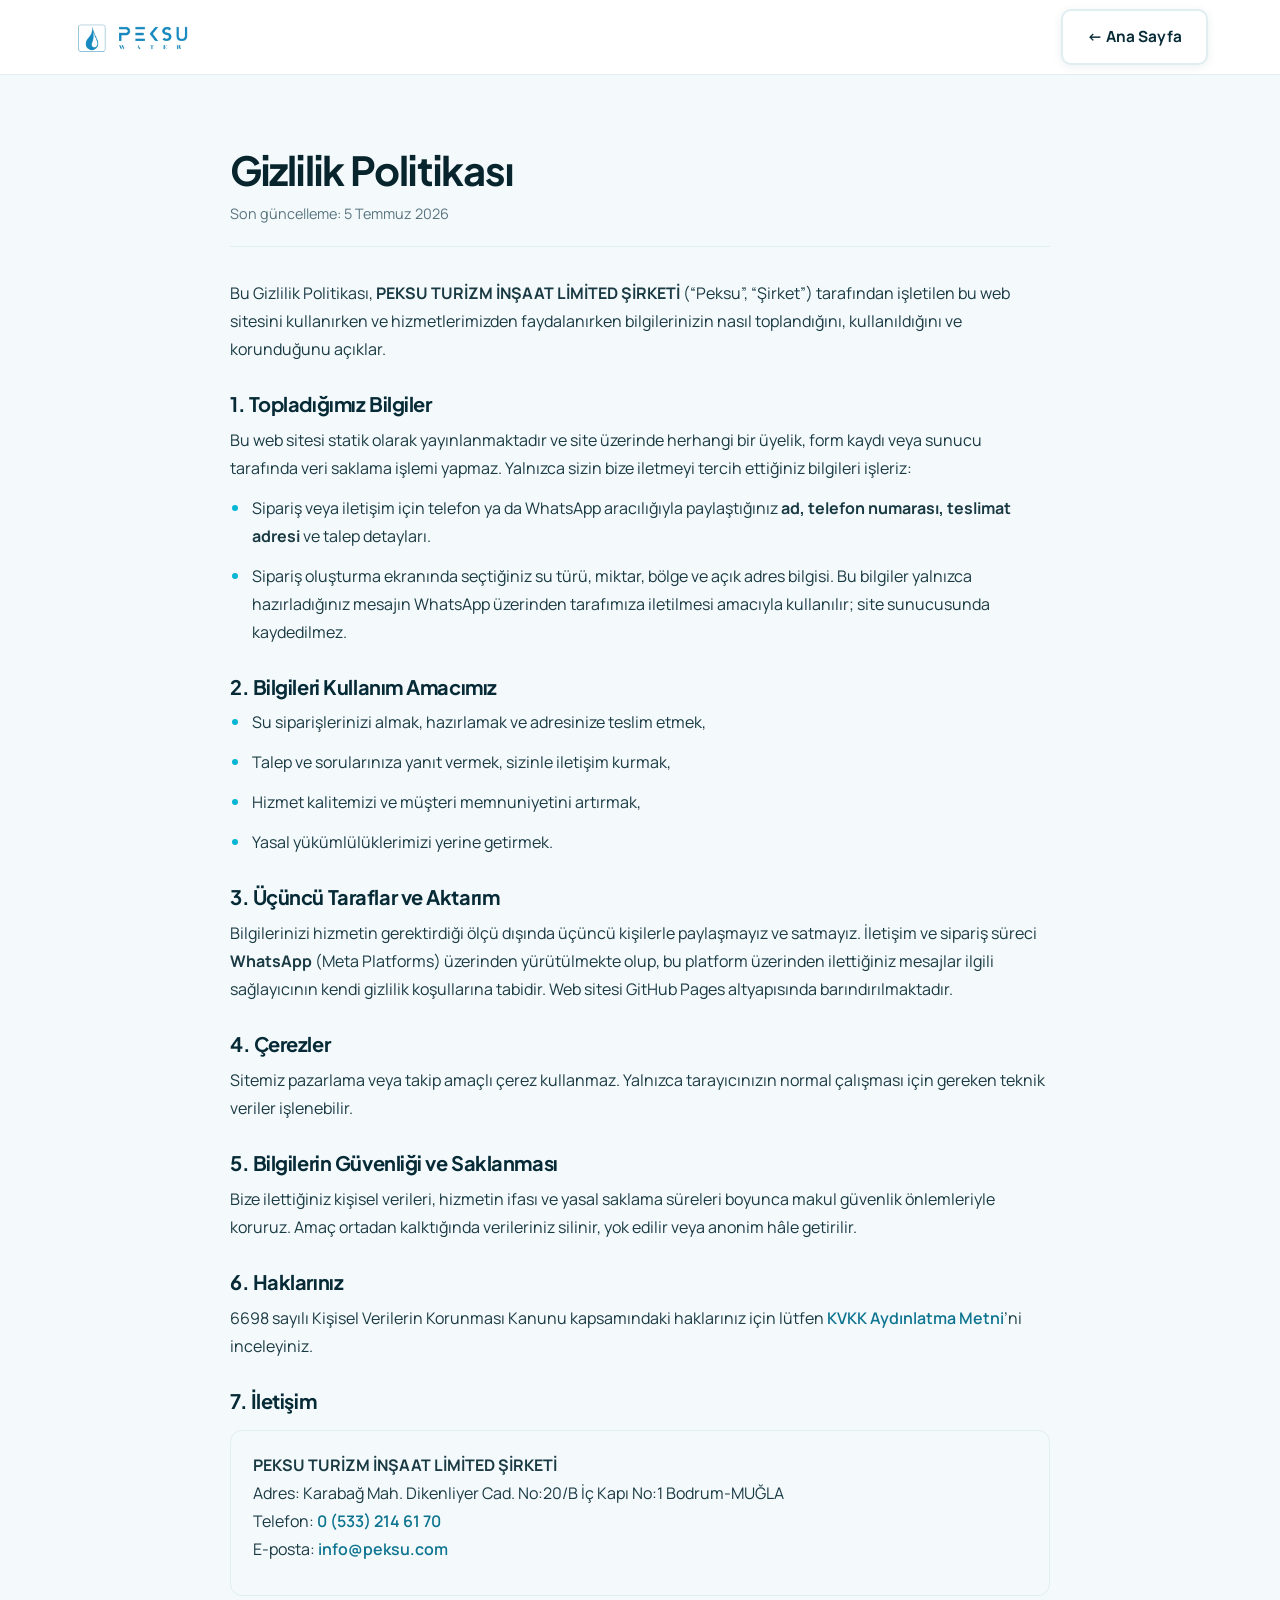
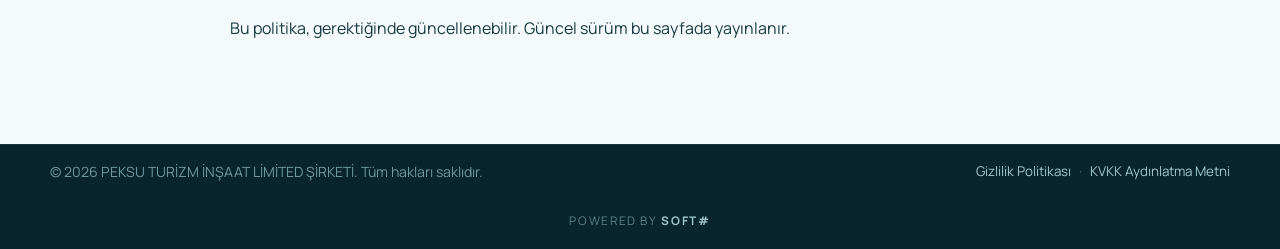
<file: gizlilik.html>
<!DOCTYPE html>
<html lang="tr">
<head>
  <meta charset="UTF-8" />
  <meta name="viewport" content="width=device-width, initial-scale=1.0" />
  <title>Gizlilik Politikası | Peksu</title>
  <meta name="description" content="Peksu Turizm İnşaat Limited Şirketi gizlilik politikası." />
  <meta name="theme-color" content="#062a36" />
  <link rel="icon" href="data:image/svg+xml,%3Csvg xmlns='http://www.w3.org/2000/svg' viewBox='0 0 24 24'%3E%3Cpath fill='%2306b6d4' d='M12 2S5 10.5 5 15a7 7 0 0 0 14 0c0-4.5-7-13-7-13Z'/%3E%3C/svg%3E" />
  <link rel="preconnect" href="https://fonts.googleapis.com" />
  <link rel="preconnect" href="https://fonts.gstatic.com" crossorigin />
  <link href="https://fonts.googleapis.com/css2?family=Manrope:wght@400;500;600;700;800&family=Plus+Jakarta+Sans:wght@600;700;800&display=swap" rel="stylesheet" />
  <link rel="stylesheet" href="css/styles.css" />
</head>
<body>
  <header class="site-header">
    <div class="container header-inner">
      <a href="index.html" class="brand" aria-label="Peksu ana sayfa">
        <img class="brand-logo" src="assets/img/logo.png" alt="Peksu" />
      </a>
      <a href="index.html" class="btn btn-call legal-back">← Ana Sayfa</a>
    </div>
  </header>

  <main class="legal container narrow">
    <h1>Gizlilik Politikası</h1>
    <p class="legal-updated">Son güncelleme: 5 Temmuz 2026</p>

    <p>Bu Gizlilik Politikası, <strong>PEKSU TURİZM İNŞAAT LİMİTED ŞİRKETİ</strong> (“Peksu”, “Şirket”) tarafından işletilen bu web sitesini kullanırken ve hizmetlerimizden faydalanırken bilgilerinizin nasıl toplandığını, kullanıldığını ve korunduğunu açıklar.</p>

    <h2>1. Topladığımız Bilgiler</h2>
    <p>Bu web sitesi statik olarak yayınlanmaktadır ve site üzerinde herhangi bir üyelik, form kaydı veya sunucu tarafında veri saklama işlemi yapmaz. Yalnızca sizin bize iletmeyi tercih ettiğiniz bilgileri işleriz:</p>
    <ul>
      <li>Sipariş veya iletişim için telefon ya da WhatsApp aracılığıyla paylaştığınız <strong>ad, telefon numarası, teslimat adresi</strong> ve talep detayları.</li>
      <li>Sipariş oluşturma ekranında seçtiğiniz su türü, miktar, bölge ve açık adres bilgisi. Bu bilgiler yalnızca hazırladığınız mesajın WhatsApp üzerinden tarafımıza iletilmesi amacıyla kullanılır; site sunucusunda kaydedilmez.</li>
    </ul>

    <h2>2. Bilgileri Kullanım Amacımız</h2>
    <ul>
      <li>Su siparişlerinizi almak, hazırlamak ve adresinize teslim etmek,</li>
      <li>Talep ve sorularınıza yanıt vermek, sizinle iletişim kurmak,</li>
      <li>Hizmet kalitemizi ve müşteri memnuniyetini artırmak,</li>
      <li>Yasal yükümlülüklerimizi yerine getirmek.</li>
    </ul>

    <h2>3. Üçüncü Taraflar ve Aktarım</h2>
    <p>Bilgilerinizi hizmetin gerektirdiği ölçü dışında üçüncü kişilerle paylaşmayız ve satmayız. İletişim ve sipariş süreci <strong>WhatsApp</strong> (Meta Platforms) üzerinden yürütülmekte olup, bu platform üzerinden ilettiğiniz mesajlar ilgili sağlayıcının kendi gizlilik koşullarına tabidir. Web sitesi GitHub Pages altyapısında barındırılmaktadır.</p>

    <h2>4. Çerezler</h2>
    <p>Sitemiz pazarlama veya takip amaçlı çerez kullanmaz. Yalnızca tarayıcınızın normal çalışması için gereken teknik veriler işlenebilir.</p>

    <h2>5. Bilgilerin Güvenliği ve Saklanması</h2>
    <p>Bize ilettiğiniz kişisel verileri, hizmetin ifası ve yasal saklama süreleri boyunca makul güvenlik önlemleriyle koruruz. Amaç ortadan kalktığında verileriniz silinir, yok edilir veya anonim hâle getirilir.</p>

    <h2>6. Haklarınız</h2>
    <p>6698 sayılı Kişisel Verilerin Korunması Kanunu kapsamındaki haklarınız için lütfen <a href="kvkk.html">KVKK Aydınlatma Metni</a>’ni inceleyiniz.</p>

    <h2>7. İletişim</h2>
    <div class="legal-box">
      <p><strong>PEKSU TURİZM İNŞAAT LİMİTED ŞİRKETİ</strong><br />
      Adres: Karabağ Mah. Dikenliyer Cad. No:20/B İç Kapı No:1 Bodrum-MUĞLA<br />
      Telefon: <a href="tel:+905332146170">0 (533) 214 61 70</a><br />
      E-posta: <a href="mailto:info@peksu.com">info@peksu.com</a></p>
    </div>
    <p>Bu politika, gerektiğinde güncellenebilir. Güncel sürüm bu sayfada yayınlanır.</p>
  </main>

  <footer class="site-footer">
    <div class="footer-bottom">
      <div class="container footer-bottom-inner">
        <p>© <span id="year">2026</span> PEKSU TURİZM İNŞAAT LİMİTED ŞİRKETİ. Tüm hakları saklıdır.</p>
        <div class="footer-legal">
          <a href="gizlilik.html">Gizlilik Politikası</a>
          <span aria-hidden="true">·</span>
          <a href="kvkk.html">KVKK Aydınlatma Metni</a>
        </div>
      </div>
      <div class="container powered-row">
        <a class="powered-by" href="https://www.softsharp.org/" target="_blank" rel="noopener">Powered by <strong>Soft#</strong></a>
      </div>
    </div>
  </footer>
  <script>document.getElementById('year').textContent=new Date().getFullYear();</script>
</body>
</html>
</file>
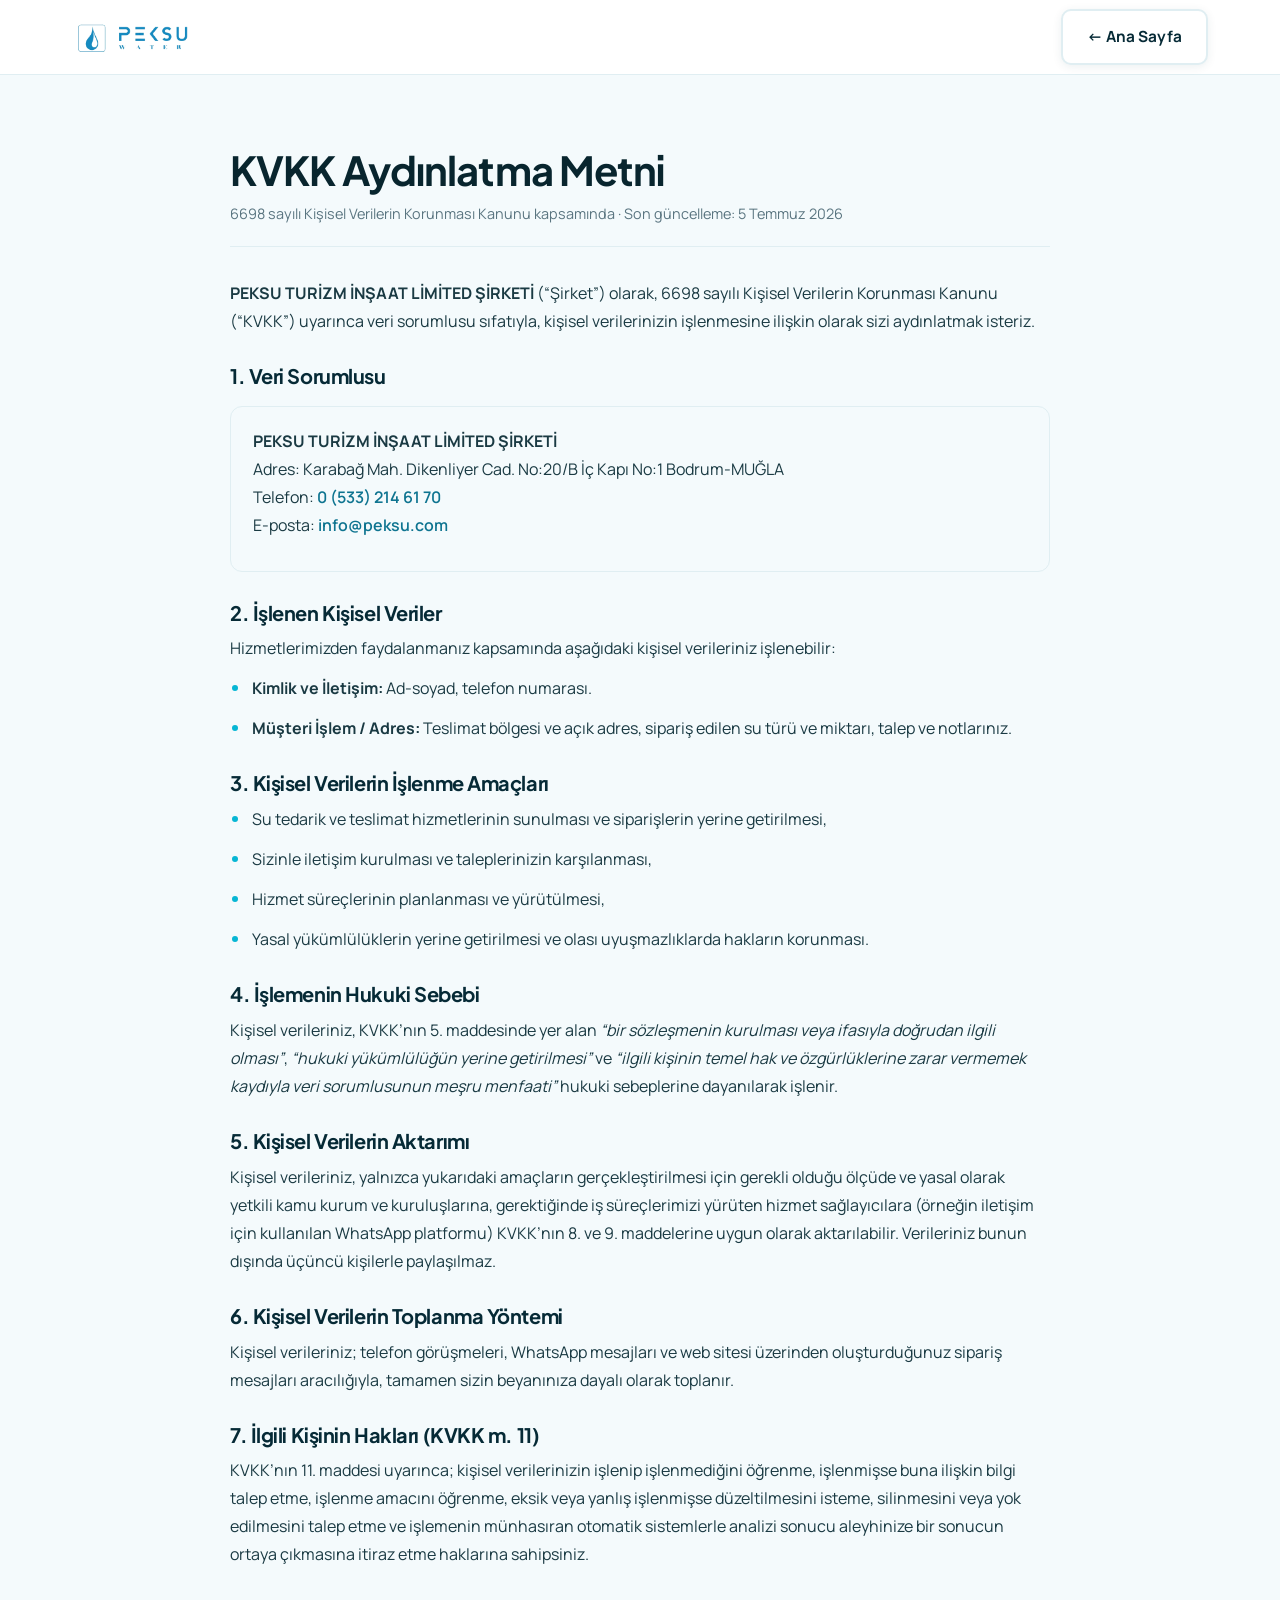
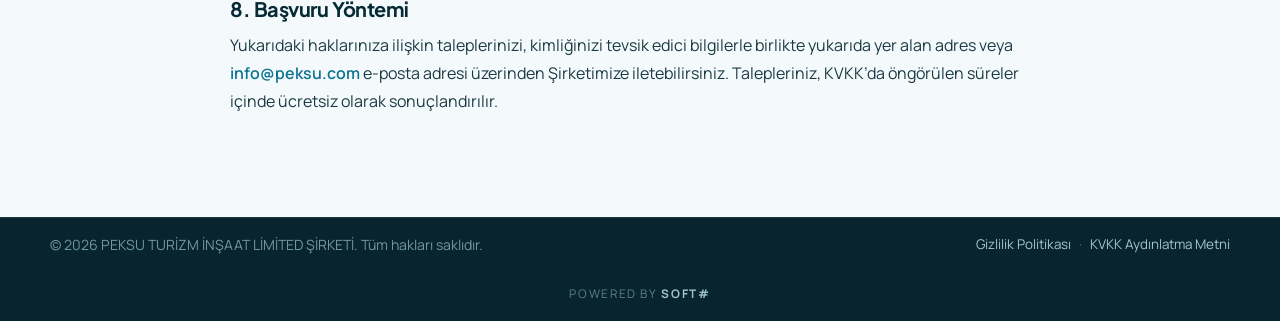
<file: kvkk.html>
<!DOCTYPE html>
<html lang="tr">
<head>
  <meta charset="UTF-8" />
  <meta name="viewport" content="width=device-width, initial-scale=1.0" />
  <title>KVKK Aydınlatma Metni | Peksu</title>
  <meta name="description" content="Peksu Turizm İnşaat Limited Şirketi KVKK aydınlatma metni." />
  <meta name="theme-color" content="#062a36" />
  <link rel="icon" href="data:image/svg+xml,%3Csvg xmlns='http://www.w3.org/2000/svg' viewBox='0 0 24 24'%3E%3Cpath fill='%2306b6d4' d='M12 2S5 10.5 5 15a7 7 0 0 0 14 0c0-4.5-7-13-7-13Z'/%3E%3C/svg%3E" />
  <link rel="preconnect" href="https://fonts.googleapis.com" />
  <link rel="preconnect" href="https://fonts.gstatic.com" crossorigin />
  <link href="https://fonts.googleapis.com/css2?family=Manrope:wght@400;500;600;700;800&family=Plus+Jakarta+Sans:wght@600;700;800&display=swap" rel="stylesheet" />
  <link rel="stylesheet" href="css/styles.css" />
</head>
<body>
  <header class="site-header">
    <div class="container header-inner">
      <a href="index.html" class="brand" aria-label="Peksu ana sayfa">
        <img class="brand-logo" src="assets/img/logo.png" alt="Peksu" />
      </a>
      <a href="index.html" class="btn btn-call legal-back">← Ana Sayfa</a>
    </div>
  </header>

  <main class="legal container narrow">
    <h1>KVKK Aydınlatma Metni</h1>
    <p class="legal-updated">6698 sayılı Kişisel Verilerin Korunması Kanunu kapsamında · Son güncelleme: 5 Temmuz 2026</p>

    <p><strong>PEKSU TURİZM İNŞAAT LİMİTED ŞİRKETİ</strong> (“Şirket”) olarak, 6698 sayılı Kişisel Verilerin Korunması Kanunu (“KVKK”) uyarınca veri sorumlusu sıfatıyla, kişisel verilerinizin işlenmesine ilişkin olarak sizi aydınlatmak isteriz.</p>

    <h2>1. Veri Sorumlusu</h2>
    <div class="legal-box">
      <p><strong>PEKSU TURİZM İNŞAAT LİMİTED ŞİRKETİ</strong><br />
      Adres: Karabağ Mah. Dikenliyer Cad. No:20/B İç Kapı No:1 Bodrum-MUĞLA<br />
      Telefon: <a href="tel:+905332146170">0 (533) 214 61 70</a><br />
      E-posta: <a href="mailto:info@peksu.com">info@peksu.com</a></p>
    </div>

    <h2>2. İşlenen Kişisel Veriler</h2>
    <p>Hizmetlerimizden faydalanmanız kapsamında aşağıdaki kişisel verileriniz işlenebilir:</p>
    <ul>
      <li><strong>Kimlik ve İletişim:</strong> Ad-soyad, telefon numarası.</li>
      <li><strong>Müşteri İşlem / Adres:</strong> Teslimat bölgesi ve açık adres, sipariş edilen su türü ve miktarı, talep ve notlarınız.</li>
    </ul>

    <h2>3. Kişisel Verilerin İşlenme Amaçları</h2>
    <ul>
      <li>Su tedarik ve teslimat hizmetlerinin sunulması ve siparişlerin yerine getirilmesi,</li>
      <li>Sizinle iletişim kurulması ve taleplerinizin karşılanması,</li>
      <li>Hizmet süreçlerinin planlanması ve yürütülmesi,</li>
      <li>Yasal yükümlülüklerin yerine getirilmesi ve olası uyuşmazlıklarda hakların korunması.</li>
    </ul>

    <h2>4. İşlemenin Hukuki Sebebi</h2>
    <p>Kişisel verileriniz, KVKK’nın 5. maddesinde yer alan <em>“bir sözleşmenin kurulması veya ifasıyla doğrudan ilgili olması”</em>, <em>“hukuki yükümlülüğün yerine getirilmesi”</em> ve <em>“ilgili kişinin temel hak ve özgürlüklerine zarar vermemek kaydıyla veri sorumlusunun meşru menfaati”</em> hukuki sebeplerine dayanılarak işlenir.</p>

    <h2>5. Kişisel Verilerin Aktarımı</h2>
    <p>Kişisel verileriniz, yalnızca yukarıdaki amaçların gerçekleştirilmesi için gerekli olduğu ölçüde ve yasal olarak yetkili kamu kurum ve kuruluşlarına, gerektiğinde iş süreçlerimizi yürüten hizmet sağlayıcılara (örneğin iletişim için kullanılan WhatsApp platformu) KVKK’nın 8. ve 9. maddelerine uygun olarak aktarılabilir. Verileriniz bunun dışında üçüncü kişilerle paylaşılmaz.</p>

    <h2>6. Kişisel Verilerin Toplanma Yöntemi</h2>
    <p>Kişisel verileriniz; telefon görüşmeleri, WhatsApp mesajları ve web sitesi üzerinden oluşturduğunuz sipariş mesajları aracılığıyla, tamamen sizin beyanınıza dayalı olarak toplanır.</p>

    <h2>7. İlgili Kişinin Hakları (KVKK m. 11)</h2>
    <p>KVKK’nın 11. maddesi uyarınca; kişisel verilerinizin işlenip işlenmediğini öğrenme, işlenmişse buna ilişkin bilgi talep etme, işlenme amacını öğrenme, eksik veya yanlış işlenmişse düzeltilmesini isteme, silinmesini veya yok edilmesini talep etme ve işlemenin münhasıran otomatik sistemlerle analizi sonucu aleyhinize bir sonucun ortaya çıkmasına itiraz etme haklarına sahipsiniz.</p>

    <h2>8. Başvuru Yöntemi</h2>
    <p>Yukarıdaki haklarınıza ilişkin taleplerinizi, kimliğinizi tevsik edici bilgilerle birlikte yukarıda yer alan adres veya <a href="mailto:info@peksu.com">info@peksu.com</a> e-posta adresi üzerinden Şirketimize iletebilirsiniz. Talepleriniz, KVKK’da öngörülen süreler içinde ücretsiz olarak sonuçlandırılır.</p>
  </main>

  <footer class="site-footer">
    <div class="footer-bottom">
      <div class="container footer-bottom-inner">
        <p>© <span id="year">2026</span> PEKSU TURİZM İNŞAAT LİMİTED ŞİRKETİ. Tüm hakları saklıdır.</p>
        <div class="footer-legal">
          <a href="gizlilik.html">Gizlilik Politikası</a>
          <span aria-hidden="true">·</span>
          <a href="kvkk.html">KVKK Aydınlatma Metni</a>
        </div>
      </div>
      <div class="container powered-row">
        <a class="powered-by" href="https://www.softsharp.org/" target="_blank" rel="noopener">Powered by <strong>Soft#</strong></a>
      </div>
    </div>
  </footer>
  <script>document.getElementById('year').textContent=new Date().getFullYear();</script>
</body>
</html>
</file>
<file: css/styles.css>
/* ===========================================================
   Peksu — Su Dağıtım Sitesi
   Tema: Kurumsal havuz mavisi / koyu teal, sert & güvenilir
   =========================================================== */

:root {
  --aqua-300:#67e8f9; --aqua-400:#22d3ee; --aqua-500:#06b6d4; --aqua-600:#0891b2;
  --aqua-700:#0e7490; --aqua-800:#155e75; --aqua-900:#164e63;

  --deep:#062a36;      /* koyu deniz/teal */
  --deep-2:#0a3644;
  --steel:#0c2731;     /* sert grafit-teal */
  --ink:#08252e;
  --text:#1a3a43;
  --muted:#5a7580;
  --line:#e0eef2;
  --white:#ffffff;
  --bg:#f4fafc;

  --grad-pool: linear-gradient(135deg,#0891b2,#0e7490 60%,#062a36);
  --grad-deep: linear-gradient(160deg,#0a3644,#062a36);
  --grad-accent: linear-gradient(135deg,#22d3ee,#0891b2);

  --shadow-sm:0 2px 10px rgba(6,60,80,.08);
  --shadow-md:0 14px 34px rgba(6,60,80,.14);
  --shadow-lg:0 26px 60px rgba(4,40,55,.28);

  --radius:10px;
  --radius-lg:14px;
  --container:1180px;

  --font-body:'Manrope',system-ui,-apple-system,Segoe UI,Roboto,sans-serif;
  --font-head:'Plus Jakarta Sans',var(--font-body);
}

*,*::before,*::after{box-sizing:border-box;margin:0;padding:0}
html{scroll-behavior:smooth;-webkit-text-size-adjust:100%}
body{font-family:var(--font-body);color:var(--text);background:var(--bg);line-height:1.65;overflow-x:hidden}
img{max-width:100%;display:block}
a{color:inherit;text-decoration:none}
h1,h2,h3{font-family:var(--font-head);line-height:1.14;color:var(--ink);letter-spacing:-.022em}
ul{list-style:none}
.container{width:100%;max-width:var(--container);margin:0 auto;padding:0 22px}
.container.narrow{max-width:820px}
.only-desktop{display:inline-flex}
.only-mobile{display:none!important}

/* ---------- Butonlar ---------- */
.btn{display:inline-flex;align-items:center;justify-content:center;gap:.55em;font-weight:700;font-size:.96rem;
  padding:.85em 1.55em;border-radius:var(--radius);border:2px solid transparent;cursor:pointer;
  transition:transform .16s,box-shadow .16s,background .16s,border-color .16s;white-space:nowrap;font-family:inherit}
.btn:active{transform:translateY(1px)}
.btn svg{width:18px;height:18px;flex:none}
.btn-primary{background:var(--grad-accent);color:#04222b;box-shadow:0 10px 24px rgba(6,182,212,.32)}
.btn-primary:hover{transform:translateY(-2px);box-shadow:0 16px 32px rgba(6,182,212,.42)}
.btn-ghost{background:rgba(255,255,255,.08);color:#eafaff;border-color:rgba(255,255,255,.55)}
.btn-ghost:hover{background:rgba(255,255,255,.16);transform:translateY(-2px)}
.btn-call{background:#fff;color:var(--deep);border-color:var(--line);box-shadow:var(--shadow-sm)}
.btn-call:hover{border-color:var(--aqua-400);transform:translateY(-2px)}
.btn-whatsapp{background:#1faa52;color:#fff;box-shadow:0 10px 24px rgba(31,170,82,.3)}
.btn-whatsapp:hover{background:#199048;transform:translateY(-2px)}
.btn-outline-light{background:transparent;color:#eafaff;border-color:rgba(255,255,255,.5)}
.btn-outline-light:hover{background:rgba(255,255,255,.12)}
.btn.block{display:flex;width:100%}
.btn-lg{padding:1em 1.9em;font-size:1.02rem}

/* İkon buton (tek renk) */
.icon-btn{width:44px;height:44px;border-radius:var(--radius);display:inline-flex;align-items:center;justify-content:center;
  color:var(--deep);background:#fff;border:1.5px solid var(--line);transition:.16s;flex:none;
  padding:0;margin:0;line-height:0;font:inherit;-webkit-appearance:none;appearance:none;cursor:pointer;box-sizing:border-box}
.icon-btn:hover{border-color:var(--aqua-400);color:var(--aqua-700)}
.icon-btn svg{width:21px;height:21px;display:block}

/* Marka logosu */
.brand-logo{height:52px;width:auto;display:block}

/* Hero mobil telefon satırı */
.hero-phone{display:none;align-items:center;gap:7px;margin:-22px 0 42px;color:#cfeef6;font-weight:600;font-size:.96rem}
.hero-phone svg{color:var(--aqua-300)}

/* ---------- Header ---------- */
.site-header{position:sticky;top:0;z-index:50;background:#ffffff;border-bottom:1px solid var(--line)}
.header-inner{display:flex;align-items:center;gap:18px;height:74px}
.brand{display:flex;align-items:center;gap:10px;font-family:var(--font-head)}
.brand-drop{color:var(--aqua-500);width:30px;height:30px;display:grid;place-items:center}
.brand-drop svg{width:26px;height:26px}
.brand-name{font-weight:800;font-size:1.5rem;color:var(--deep);letter-spacing:-.03em}
.brand-name span{color:var(--aqua-500)}
.main-nav{display:flex;gap:2px;margin-left:auto}
.main-nav .nav-min{display:none}
.main-nav a{font-weight:600;font-size:.93rem;color:var(--text);padding:.5em .74em;border-radius:8px;transition:.15s}
.main-nav a:hover{background:#ecfeff;color:var(--aqua-700)}
.main-nav a.active{background:#ecfeff;color:var(--aqua-700);font-weight:700}
.header-actions{display:flex;align-items:center;gap:10px}
.header-actions .btn-call{font-size:.9rem;padding:.7em 1.1em}
.nav-toggle{display:none;flex-direction:column;gap:5px;background:none;border:0;cursor:pointer;padding:9px;border-radius:8px}
.nav-toggle span{width:24px;height:2.5px;border-radius:3px;background:var(--deep);transition:.25s}
.nav-toggle[aria-expanded="true"] span:nth-child(1){transform:translateY(7.5px) rotate(45deg)}
.nav-toggle[aria-expanded="true"] span:nth-child(2){opacity:0}
.nav-toggle[aria-expanded="true"] span:nth-child(3){transform:translateY(-7.5px) rotate(-45deg)}

/* ---------- Hero ---------- */
.hero{position:relative;overflow:hidden;padding:clamp(84px,11vw,140px) 0 clamp(90px,10vw,130px);
  background:var(--deep);color:#eafaff}
.hero-photo{position:absolute;inset:0;background:
    linear-gradient(180deg,rgba(6,42,54,.78),rgba(6,42,54,.62) 45%,rgba(6,42,54,.9)),
    url('../assets/img/pool.jpg') center/cover no-repeat;
  filter:saturate(1.05)}
.hero-photo::after{content:"";position:absolute;inset:0;
  background:linear-gradient(105deg,rgba(6,42,54,.55),transparent 55%)}
.hero-inner{position:relative;z-index:2;max-width:770px}
.eyebrow{display:inline-block;font-weight:800;font-size:.8rem;letter-spacing:.18em;color:var(--aqua-300);
  padding-bottom:6px;border-bottom:2px solid rgba(34,211,238,.5);margin-bottom:20px}
.hero h1{font-size:clamp(2.5rem,6.2vw,4.3rem);color:#fff;margin-bottom:20px;letter-spacing:-.03em}
.wave-text{color:var(--aqua-300)}
.hero .lead{font-size:clamp(1.05rem,2vw,1.28rem);color:#cfeef6;max-width:640px;margin-bottom:34px}
.hero-actions{display:flex;flex-wrap:wrap;gap:14px;margin-bottom:52px}
.hero-stats{display:flex;flex-wrap:wrap;gap:0}
.hero-stats li{display:flex;flex-direction:column;padding:0 30px;border-left:1px solid rgba(255,255,255,.16)}
.hero-stats li:first-child{padding-left:0;border-left:0}
.hero-stats strong{font-family:var(--font-head);font-size:clamp(1.9rem,4vw,2.6rem);color:#fff;line-height:1}
.hero-stats span{font-weight:600;font-size:.88rem;color:var(--aqua-300);margin-top:4px}

/* ---------- Bölümler ---------- */
.section{padding:clamp(66px,8vw,104px) 0;position:relative}
.section-alt{background:linear-gradient(180deg,#eaf7fb,#f4fafc)}
.section-head{max-width:700px;margin:0 auto 52px;text-align:center}
.section-head .eyebrow{color:var(--aqua-600);border-color:rgba(8,145,178,.35)}
.section-head h2{font-size:clamp(1.85rem,4vw,2.7rem);margin-bottom:12px}
.section-sub{color:var(--muted);font-size:1.05rem}

/* ---------- Grid & Kartlar ---------- */
.grid-3{display:grid;grid-template-columns:repeat(3,1fr);gap:22px}
.grid-4{display:grid;grid-template-columns:repeat(4,1fr);gap:20px}
.card{background:#fff;border:1px solid var(--line);border-radius:var(--radius-lg);padding:30px 26px;
  box-shadow:var(--shadow-sm);transition:transform .2s,box-shadow .2s,border-color .2s}
.card:hover{transform:translateY(-5px);box-shadow:var(--shadow-md);border-color:var(--aqua-300)}

.service{position:relative;padding-top:34px}
.service::before{content:"";position:absolute;top:0;left:26px;right:26px;height:3px;border-radius:0 0 3px 3px;
  background:var(--grad-accent);transform:scaleX(0);transform-origin:left;transition:transform .25s}
.service:hover::before{transform:scaleX(1)}
.icon-box{display:inline-grid;place-items:center;width:56px;height:56px;border-radius:12px;
  background:var(--deep);color:var(--aqua-300);margin-bottom:16px}
.icon-box svg{width:28px;height:28px}
.service h3{font-size:1.22rem;margin-bottom:8px}
.service p{color:var(--muted);font-size:.97rem}

/* Adımlar */
.step{position:relative;padding:32px 26px 28px;background:#fff;border:1px solid var(--line);
  border-radius:var(--radius-lg);box-shadow:var(--shadow-sm)}
.step-no{display:grid;place-items:center;width:50px;height:50px;margin-bottom:16px;font-family:var(--font-head);
  font-weight:800;font-size:1.3rem;color:#fff;background:var(--grad-pool);border-radius:12px}
.step h3{font-size:1.15rem;margin-bottom:6px}
.step p{color:var(--muted);font-size:.96rem}

/* Bölgeler */
.region-list{display:grid;grid-template-columns:repeat(4,1fr);gap:12px;max-width:940px;margin:0 auto}
.region-list li{background:#fff;border:1px solid var(--line);border-left:3px solid var(--aqua-500);
  border-radius:8px;padding:13px 16px;font-weight:600;color:var(--deep);box-shadow:var(--shadow-sm);transition:.16s}
.region-list li:hover{transform:translateY(-3px);box-shadow:var(--shadow-md);border-left-color:var(--aqua-300)}
.region-note{text-align:center;margin-top:26px;color:var(--muted)}
.region-note a{color:var(--aqua-600);font-weight:700}

/* ---------- Su Kalitesi (koyu, sert) ---------- */
.quality{background:var(--steel);color:#dff2f7;position:relative;overflow:hidden}
.quality::before{content:"";position:absolute;inset:0;opacity:.12;background:url('../assets/img/pool.jpg') center/cover;filter:grayscale(.2)}
.quality .container{position:relative;z-index:2}
.quality-grid{display:grid;grid-template-columns:1.1fr .9fr;gap:54px;align-items:center}
.quality h2{color:#fff}
.quality .eyebrow{color:var(--aqua-300);border-color:rgba(34,211,238,.5)}
.quality p{color:#bfdfe7;margin-bottom:24px}
.quality-points{display:grid;gap:12px;margin-bottom:26px}
.quality-points li{position:relative;padding-left:34px;font-weight:600;color:#eaf7fb}
.quality-points li::before{content:"";position:absolute;left:0;top:3px;width:20px;height:20px;border-radius:5px;
  background:var(--grad-accent);
  -webkit-mask:url("data:image/svg+xml,%3Csvg xmlns='http://www.w3.org/2000/svg' viewBox='0 0 24 24'%3E%3Cpath fill='black' d='M9 16.2 4.8 12l-1.4 1.4L9 19 21 7l-1.4-1.4z'/%3E%3C/svg%3E") center/70% no-repeat;
          mask:url("data:image/svg+xml,%3Csvg xmlns='http://www.w3.org/2000/svg' viewBox='0 0 24 24'%3E%3Cpath fill='black' d='M9 16.2 4.8 12l-1.4 1.4L9 19 21 7l-1.4-1.4z'/%3E%3C/svg%3E") center/70% no-repeat}
.quality-badge{background:linear-gradient(160deg,rgba(255,255,255,.06),rgba(255,255,255,.02));
  border:1px solid rgba(255,255,255,.14);border-radius:var(--radius-lg);padding:34px 30px;text-align:center}
.quality-badge .seal{width:74px;height:74px;margin:0 auto 16px;border-radius:50%;display:grid;place-items:center;
  background:var(--grad-accent);color:#04222b}
.quality-badge .seal svg{width:38px;height:38px}
.quality-badge h3{color:#fff;font-size:1.3rem;margin-bottom:8px}
.quality-badge p{color:#bfdfe7;font-size:.95rem;margin-bottom:18px}

/* Hakkımızda */
.about-grid{display:grid;grid-template-columns:1.2fr 1fr;gap:54px;align-items:center}
.about-text h2{margin:4px 0 16px}
.about-text p{color:var(--muted);margin-bottom:22px}
.feature-list{display:grid;gap:12px}
.feature-list li{position:relative;padding-left:34px;font-weight:600;color:var(--text)}
.feature-list li::before{content:"";position:absolute;left:0;top:2px;width:22px;height:22px;border-radius:6px;
  background:var(--grad-accent);
  -webkit-mask:url("data:image/svg+xml,%3Csvg xmlns='http://www.w3.org/2000/svg' viewBox='0 0 24 24'%3E%3Cpath fill='black' d='M9 16.2 4.8 12l-1.4 1.4L9 19 21 7l-1.4-1.4z'/%3E%3C/svg%3E") center/70% no-repeat;
          mask:url("data:image/svg+xml,%3Csvg xmlns='http://www.w3.org/2000/svg' viewBox='0 0 24 24'%3E%3Cpath fill='black' d='M9 16.2 4.8 12l-1.4 1.4L9 19 21 7l-1.4-1.4z'/%3E%3C/svg%3E") center/70% no-repeat}
.about-badges{display:grid;grid-template-columns:1fr 1fr;gap:16px}
.badge-card{background:var(--grad-deep);color:#fff;border-radius:var(--radius-lg);padding:28px 22px;text-align:center;
  box-shadow:var(--shadow-md);border:1px solid rgba(255,255,255,.06)}
.badge-card strong{font-family:var(--font-head);font-size:2.1rem;display:block;line-height:1}
.badge-card span{font-weight:600;opacity:.85;font-size:.9rem}

/* Neden Peksu */
.why-wrap{margin-top:clamp(48px,7vw,80px)}
.why-wrap .section-head{margin-bottom:36px}
.why-card{display:flex;flex-direction:column}
.why-card .why-ic{display:grid;place-items:center;width:44px;height:44px;border-radius:12px;background:var(--grad-accent);color:#04222b;margin-bottom:14px}
.why-card .why-ic svg{width:24px;height:24px}
.why-card h3{font-size:1.15rem;margin-bottom:8px}
.why-card p{color:var(--muted);font-size:.96rem}

/* Filo */
.card.fleet{padding:0;overflow:hidden;text-align:center}
.fleet-photo{position:relative;width:100%;height:200px;overflow:hidden;background:#dcecf1}
.fgal{position:relative;width:100%;height:100%}
.fleet-photo .fg-slide{position:absolute;inset:0;width:100%;height:100%;object-fit:cover;display:block;opacity:0;transition:opacity .6s ease}
.fleet-photo .fg-slide.active{opacity:1}
.fg-dots{position:absolute;left:0;right:0;bottom:10px;display:flex;justify-content:center;gap:6px;z-index:2}
.fg-dot{width:8px;height:8px;padding:0;border:0;border-radius:50%;background:rgba(255,255,255,.55);cursor:pointer;transition:background .15s}
.fg-dot.active{background:#fff}
.fleet-body{padding:24px 22px 26px}
.fleet-cap{font-family:var(--font-head);font-weight:800;font-size:2.4rem;color:var(--aqua-700);display:block;line-height:1;margin-bottom:8px}
.fleet-cap small{font-size:.9rem;font-weight:700;color:var(--muted);margin-left:3px}
.fleet p{color:var(--muted);font-size:.94rem}

/* SSS */
.faq{display:grid;gap:12px}
.faq details{background:#fff;border:1px solid var(--line);border-radius:var(--radius);padding:2px 22px;box-shadow:var(--shadow-sm);transition:.2s}
.faq details[open]{box-shadow:var(--shadow-md);border-color:var(--aqua-300)}
.faq summary{cursor:pointer;font-family:var(--font-head);font-weight:700;font-size:1.04rem;color:var(--deep);
  padding:16px 0;list-style:none;display:flex;justify-content:space-between;align-items:center;gap:12px}
.faq summary::-webkit-details-marker{display:none}
.faq summary::after{content:"+";font-size:1.5rem;color:var(--aqua-500);transition:transform .2s}
.faq details[open] summary::after{transform:rotate(45deg)}
.faq details p{padding:0 0 18px;color:var(--muted)}

/* İletişim */
.contact{background:linear-gradient(160deg,rgba(6,42,54,.9),rgba(6,42,54,.93)),url('../assets/img/pool.jpg') center/cover;color:#fff;position:relative}
.contact h2{color:#fff}
.contact-inner{display:grid;grid-template-columns:1.1fr .9fr;gap:50px;align-items:center}
.contact-text p{color:rgba(255,255,255,.82);margin-bottom:26px}
.contact-list{display:grid;gap:14px}
.contact-list li{display:flex;align-items:center;gap:14px}
.contact-list li>.ci{width:44px;height:44px;display:grid;place-items:center;background:rgba(255,255,255,.1);
  border-radius:10px;flex:none;color:var(--aqua-300)}
.contact-list li>.ci svg{width:22px;height:22px}
.contact-list small{display:block;font-size:.76rem;text-transform:uppercase;letter-spacing:.09em;color:var(--aqua-300)}
.contact-list a,.contact-list .cval{font-weight:700;font-size:1.04rem;color:#fff}
.cta-card{background:#fff;color:var(--text);border-radius:var(--radius-lg);padding:34px 30px;box-shadow:var(--shadow-lg);text-align:center}
.cta-card h3{font-size:1.45rem;margin-bottom:6px;color:var(--ink)}
.cta-card>p{color:var(--muted);margin-bottom:16px}
.cta-card .btn{margin-top:10px}

/* Footer */
.site-footer{background:var(--ink);color:#bcdde5}
.footer-inner{display:flex;justify-content:space-between;align-items:center;gap:24px;padding:44px 22px;flex-wrap:wrap}
.footer-brand .brand-name{color:#fff;font-size:1.5rem}
.footer-brand .brand-name span{color:var(--aqua-400)}
.footer-brand p{color:#7fa9b3;margin-top:4px}
.footer-nav{display:flex;gap:22px;flex-wrap:wrap}
.footer-nav a{color:#bcdde5;font-weight:600;transition:.15s}
.footer-nav a:hover{color:var(--aqua-300)}
.footer-bottom{border-top:1px solid rgba(255,255,255,.08)}
.footer-bottom-inner{display:flex;align-items:center;justify-content:space-between;gap:12px;flex-wrap:wrap;padding:15px 0}
.footer-bottom-inner p{font-size:.88rem;color:#6f97a1}
.footer-legal{display:flex;align-items:center;gap:8px;font-size:.84rem}
.footer-legal a{color:#9fc6cf;transition:color .15s}
.footer-legal a:hover{color:var(--aqua-300)}
.footer-legal span{color:#4d6b74}
.powered-by{font-size:.74rem;letter-spacing:.14em;text-transform:uppercase;color:#5a828c;transition:color .15s}
.powered-by strong{color:#9fc6cf;font-weight:700}
.powered-by:hover{color:var(--aqua-300)}
.powered-by:hover strong{color:var(--aqua-300)}
.powered-row{text-align:center;padding:8px 22px 16px}
@media(max-width:520px){.footer-bottom-inner{justify-content:center;text-align:center}}

/* Hukuki sayfalar (Gizlilik / KVKK) */
.legal{padding:clamp(40px,6vw,72px) 0 clamp(50px,7vw,90px)}
.legal h1{font-size:clamp(1.8rem,4vw,2.5rem);margin-bottom:8px}
.legal .legal-updated{color:var(--muted);font-size:.9rem;margin-bottom:32px;padding-bottom:20px;border-bottom:1px solid var(--line)}
.legal h2{font-size:1.25rem;margin:30px 0 10px;color:var(--deep)}
.legal p,.legal li{color:var(--text);margin-bottom:12px;line-height:1.75}
.legal ul{margin:0 0 12px;padding-left:0}
.legal li{position:relative;padding-left:22px}
.legal li::before{content:"";position:absolute;left:2px;top:11px;width:6px;height:6px;border-radius:50%;background:var(--aqua-500)}
.legal a{color:var(--aqua-700);font-weight:600}
.legal .legal-box{background:var(--bg);border:1px solid var(--line);border-radius:12px;padding:20px 22px;margin:18px 0}
.legal-back{margin-left:auto}

/* Sabit butonlar */
.floats{position:fixed;right:18px;bottom:18px;z-index:60;display:flex;flex-direction:column;gap:12px}
.float-btn{width:56px;height:56px;border-radius:50%;display:grid;place-items:center;color:#fff;box-shadow:var(--shadow-lg)}
.float-wa{background:#1faa52}
.float-order{background:var(--grad-pool)}
.float-btn svg{width:26px;height:26px}

/* ---------- Sipariş Modal ---------- */
.modal{position:fixed;inset:0;z-index:100;display:none}
.modal.open{display:block}
.modal-backdrop{position:absolute;inset:0;background:rgba(6,42,54,.6);backdrop-filter:blur(3px)}
.modal-card{position:relative;z-index:2;background:#fff;width:calc(100% - 32px);max-width:480px;max-height:90vh;overflow:auto;
  margin:6vh auto;border-radius:16px;box-shadow:var(--shadow-lg);padding:28px 26px;animation:pop .2s ease}
@keyframes pop{from{transform:translateY(14px);opacity:0}to{transform:none;opacity:1}}
.modal-x{position:absolute;top:12px;right:14px;width:36px;height:36px;border:0;background:#f1f7f9;border-radius:8px;
  font-size:1.4rem;color:var(--muted);cursor:pointer;line-height:1}
.modal-x:hover{background:#e5f0f3}
.modal-card h3{font-size:1.4rem;margin-bottom:4px;color:var(--ink)}
.modal-sub{color:var(--muted);font-size:.94rem;margin-bottom:18px}
.modal-field{margin-bottom:18px}
.modal-field>label{display:block;font-weight:700;font-size:.85rem;color:var(--deep);margin-bottom:9px;text-transform:uppercase;letter-spacing:.04em}
.opt-row{display:flex;flex-wrap:wrap;gap:8px}
.opt-grid{display:grid;grid-template-columns:1fr 1fr;gap:10px}
.opt{padding:.6em 1.1em;border:1.5px solid var(--line);background:#fff;border-radius:8px;font-family:inherit;
  font-weight:600;font-size:.95rem;color:var(--text);cursor:pointer;transition:.14s}
.opt-grid .opt{width:100%;min-height:52px;display:flex;align-items:center;justify-content:center;text-align:center;padding:.6em .8em}
.opt:hover{border-color:var(--aqua-400)}
.opt.sel{background:var(--deep);color:#fff;border-color:var(--deep)}
.qty{display:grid;grid-template-columns:repeat(10,1fr);gap:6px}
.qty .opt{padding:.5em 0;text-align:center;font-size:.9rem}
.modal-field select,.modal-field textarea,.modal-field input[type=text],.modal-field input[type=number]{width:100%;padding:11px 14px;border:1.5px solid var(--line);border-radius:8px;
  font-family:inherit;font-size:.98rem;color:var(--text);background:#fbfeff}
.modal-field select,.modal-field input[type=number]{min-height:52px}
.modal-field select:focus,.modal-field textarea:focus,.modal-field input:focus{outline:none;border-color:var(--aqua-400)}
.modal-field textarea{min-height:76px;resize:vertical}
.grid2mini{display:grid;grid-template-columns:1fr 1fr;gap:10px}

/* Seçim modalı */
.choice-card{max-width:440px}
.choice-grid{display:grid;grid-template-columns:1fr 1fr;gap:14px;margin-top:8px}
.choice-btn{display:flex;flex-direction:column;align-items:center;gap:7px;text-align:center;padding:24px 16px;
  border:1.5px solid var(--line);border-radius:12px;background:#fff;cursor:pointer;font-family:inherit;transition:.16s}
.choice-btn:hover{border-color:var(--aqua-400);transform:translateY(-2px);box-shadow:var(--shadow-sm)}
.choice-btn .choice-ic{width:54px;height:54px;display:grid;place-items:center;border-radius:12px;background:#ecfeff;color:var(--aqua-700)}
.choice-btn.primary .choice-ic{background:var(--deep);color:var(--aqua-300)}
.choice-btn .choice-ic svg{width:26px;height:26px}
.choice-btn strong{font-family:var(--font-head);font-size:1.05rem;color:var(--ink)}
.choice-btn small{color:var(--muted);font-size:.82rem}
@media(max-width:420px){.choice-grid{grid-template-columns:1fr}}

/* Reveal */
.section .card,.section .step,.region-list li,.badge-card{opacity:0;transform:translateY(16px)}
.is-visible{opacity:1!important;transform:none!important;transition:opacity .55s ease,transform .55s ease}

/* ---------- Responsive ---------- */
@media(max-width:980px){
  .grid-3{grid-template-columns:repeat(2,1fr)}
  .grid-4{grid-template-columns:repeat(2,1fr)}
  .about-grid,.contact-inner,.quality-grid{grid-template-columns:1fr;gap:36px}
  .region-list{grid-template-columns:repeat(3,1fr)}
}
@media(max-width:1024px){
  .only-desktop{display:none!important}
  .only-mobile{display:inline-flex!important}
  .main-nav{position:absolute;top:74px;left:0;right:0;flex-direction:column;gap:2px;background:#fff;padding:12px 18px;
    box-shadow:var(--shadow-md);transform:translateY(-12px);opacity:0;pointer-events:none;transition:.22s;border-bottom:1px solid var(--line)}
  .main-nav.open{transform:none;opacity:1;pointer-events:auto}
  .main-nav .nav-min{display:block}
  .main-nav a{padding:.85em 1em}
  .nav-toggle{display:flex;order:5}
  .header-actions{margin-left:auto;gap:8px}
  .hero-stats li{padding:0 18px}
  .region-list{grid-template-columns:repeat(2,1fr)}
}
@media(max-width:460px){
  .grid-3,.grid-4{grid-template-columns:1fr}
  .region-list{grid-template-columns:1fr 1fr}
  .about-badges{grid-template-columns:1fr 1fr}
  .hero-stats li{border-left:0;padding:0 14px 0 0}
  .qty{grid-template-columns:repeat(5,1fr)}
}
@media(prefers-reduced-motion:reduce){
  *{animation:none!important;scroll-behavior:auto}
  .is-visible{transition:none}
}
</file>
<file: css/admin.css>
/* Peksu Admin Panel */
:root {
  --aqua-400:#22d3ee; --aqua-500:#06b6d4; --aqua-600:#0891b2; --aqua-700:#0e7490;
  --deep:#0b3d4d; --ink:#0f2e38; --text:#14343d; --muted:#5b7982;
  --line:#dfeef2; --bg:#eef7fa; --card:#ffffff;
  --grad:linear-gradient(135deg,#22d3ee,#06b6d4 45%,#0e7490);
  --radius:14px; --shadow:0 10px 30px rgba(8,90,120,.12);
  --font:'Manrope',system-ui,Segoe UI,Roboto,sans-serif;
}
*,*::before,*::after{box-sizing:border-box;margin:0;padding:0}
body{font-family:var(--font);background:var(--bg);color:var(--text);line-height:1.55}
a{color:var(--aqua-600)}
h1,h2,h3{color:var(--ink);letter-spacing:-.01em}

/* ---- Şifre kapısı ---- */
.gate{position:fixed;inset:0;background:var(--grad);display:grid;place-items:center;z-index:100;padding:20px}
.gate-card{background:#fff;border-radius:20px;box-shadow:0 30px 70px rgba(3,60,75,.35);padding:38px 34px;width:100%;max-width:390px;text-align:center}
.gate-card .logo{font-family:'Plus Jakarta Sans',var(--font);font-weight:800;font-size:1.8rem;color:var(--deep);margin-bottom:4px}
.gate-card .logo span{color:var(--aqua-500)}
.gate-card p{color:var(--muted);margin-bottom:22px;font-size:.95rem}
.gate-card input{width:100%;padding:13px 16px;border:2px solid var(--line);border-radius:12px;font-size:1rem;font-family:inherit;margin-bottom:12px}
.gate-card input:focus{outline:none;border-color:var(--aqua-400)}
.gate-err{color:#e11d48;font-size:.9rem;min-height:20px;margin-bottom:6px}

/* ---- Düzen ---- */
.admin-top{background:#fff;border-bottom:1px solid var(--line);position:sticky;top:0;z-index:20}
.admin-top .inner{max-width:1080px;margin:0 auto;padding:14px 22px;display:flex;align-items:center;gap:16px}
.admin-top .logo{font-family:'Plus Jakarta Sans',var(--font);font-weight:800;font-size:1.35rem;color:var(--deep)}
.admin-top .logo span{color:var(--aqua-500)}
.admin-top .tag{font-size:.8rem;background:var(--aqua-500);color:#fff;padding:3px 10px;border-radius:999px;font-weight:700}
.admin-top .spacer{margin-left:auto}
.wrap{max-width:1080px;margin:0 auto;padding:26px 22px 120px}

.status{font-size:.9rem;padding:8px 14px;border-radius:10px;display:none}
.status.show{display:inline-block}
.status.ok{background:#dcfce7;color:#166534}
.status.err{background:#fee2e2;color:#991b1b}
.status.info{background:#cffafe;color:#155e75}

/* ---- Butonlar ---- */
.btn{display:inline-flex;align-items:center;gap:.5em;font-family:inherit;font-weight:700;font-size:.92rem;padding:.7em 1.3em;border-radius:999px;border:2px solid transparent;cursor:pointer;transition:.16s}
.btn:active{transform:translateY(1px)}
.btn-primary{background:var(--grad);color:#fff;box-shadow:0 8px 20px rgba(6,182,212,.35)}
.btn-primary:hover{transform:translateY(-1px)}
.btn-outline{background:#fff;color:var(--aqua-700);border-color:var(--line)}
.btn-outline:hover{border-color:var(--aqua-400)}
.btn-sm{font-size:.82rem;padding:.45em .9em}
.btn-danger{background:#fff;color:#e11d48;border-color:#fecdd3}
.btn-danger:hover{background:#fff1f2}
.btn-ghost{background:transparent;color:var(--muted);border-color:transparent}

/* ---- Kartlar / formlar ---- */
.panel{background:var(--card);border:1px solid var(--line);border-radius:var(--radius);box-shadow:var(--shadow);margin-bottom:22px;overflow:hidden}
.panel-head{padding:16px 22px;background:linear-gradient(180deg,#f5fdff,#fff);border-bottom:1px solid var(--line);display:flex;align-items:center;gap:10px;cursor:pointer;user-select:none}
.panel-head h2{font-size:1.1rem}
.panel-head .chev{margin-left:auto;color:var(--aqua-500);transition:transform .2s}
.panel.collapsed .panel-head .chev{transform:rotate(-90deg)}
.panel.collapsed .panel-body{display:none}
.panel-body{padding:20px 22px}

.field{margin-bottom:16px}
.field label{display:block;font-weight:700;font-size:.86rem;color:var(--deep);margin-bottom:6px}
.field input,.field textarea{width:100%;padding:10px 13px;border:2px solid var(--line);border-radius:10px;font-size:.95rem;font-family:inherit;background:#fbfeff;color:var(--text)}
.field textarea{min-height:78px;resize:vertical}
.field input:focus,.field textarea:focus{outline:none;border-color:var(--aqua-400)}
.grid2{display:grid;grid-template-columns:1fr 1fr;gap:16px}
.grid3{display:grid;grid-template-columns:1fr 1fr 1fr;gap:16px}
.grid2 .ga-full,.grid3 .ga-full{grid-column:1/-1}
.field.ga-full{margin-bottom:16px}
.hint{font-size:.82rem;color:var(--muted);margin-top:4px}

/* Tekrarlı öğe (repeater) */
.rep-item{border:1px solid var(--line);border-radius:12px;padding:14px 16px;margin-bottom:12px;background:#fafdfe;position:relative}
.rep-item .rep-head{display:flex;align-items:center;gap:8px;margin-bottom:10px}
.rep-item .rep-head .num{width:24px;height:24px;border-radius:50%;background:var(--grad);color:#fff;font-size:.8rem;font-weight:800;display:grid;place-items:center}
.rep-item .rep-head .drag{margin-left:auto;color:var(--muted);font-size:.8rem}
.rep-add{margin-top:4px}
.chips{display:flex;flex-wrap:wrap;gap:8px}
.chip{display:inline-flex;align-items:center;gap:6px;background:#fff;border:1px solid var(--line);border-left:3px solid var(--aqua-400);border-radius:10px;padding:6px 10px;font-size:.9rem}
.chip input{border:none;background:transparent;font-family:inherit;font-size:.9rem;width:120px;padding:2px}
.chip input:focus{outline:none}
.chip button{border:none;background:none;color:#e11d48;cursor:pointer;font-size:1rem;line-height:1}

/* Karşılama + istatistikler */
.welcome{margin-bottom:16px}
.welcome h2{font-size:1.6rem}
.welcome p{color:var(--muted);margin-top:2px}
.stats-wrap{margin-bottom:22px}
.stats-title{font-weight:700;font-size:.82rem;letter-spacing:.06em;text-transform:uppercase;color:var(--muted);margin-bottom:10px}
.stats-cards{display:grid;grid-template-columns:repeat(4,1fr);gap:14px}
.stat{background:var(--grad);color:#fff;border-radius:var(--radius);padding:16px 18px;box-shadow:var(--shadow)}
.stat .stat-label{display:block;font-size:.82rem;opacity:.9;margin-bottom:4px}
.stat strong{font-family:'Plus Jakarta Sans',var(--font);font-size:1.8rem;line-height:1}
@media(max-width:720px){.stats-cards{grid-template-columns:1fr 1fr}}

/* Çoklu görsel alanı */
.img-grid{display:grid;grid-template-columns:repeat(auto-fill,minmax(110px,1fr));gap:10px}
.img-thumb{position:relative;border:1px solid var(--line);border-radius:10px;overflow:hidden;aspect-ratio:4/3;background:#eef7fa}
.img-thumb img{width:100%;height:100%;object-fit:cover;display:block}
.img-del{position:absolute;top:5px;right:5px;width:24px;height:24px;border:0;border-radius:50%;background:rgba(225,29,72,.92);color:#fff;font-size:1rem;line-height:1;cursor:pointer;display:grid;place-items:center}
.img-add{display:grid;place-items:center;text-align:center;aspect-ratio:4/3;border:2px dashed var(--aqua-400);border-radius:10px;color:var(--aqua-700);font-weight:700;font-size:.85rem;cursor:pointer;background:#fbfeff;transition:.15s;padding:6px}
.img-add:hover{background:#ecfeff}

/* Görsel yükleme alanı */
.img-row{display:flex;gap:14px;align-items:flex-start}
.img-prev{width:110px;height:80px;object-fit:cover;border-radius:10px;border:1px solid var(--line);flex:none;background:#eef7fa}
.img-prev.empty{display:grid;place-items:center;color:var(--muted);font-size:.78rem;text-align:center}
.img-ctrls{flex:1;display:flex;flex-direction:column;gap:8px}
.upload-label{cursor:pointer;align-self:flex-start}

/* Kaydet çubuğu */
.savebar{position:fixed;left:0;right:0;bottom:0;background:#fff;border-top:1px solid var(--line);box-shadow:0 -8px 24px rgba(8,90,120,.10);z-index:30}
.savebar .inner{max-width:1080px;margin:0 auto;padding:12px 22px;display:flex;align-items:center;gap:12px}
.savebar .inner .spacer{margin-left:auto}

@media(max-width:720px){
  .grid2,.grid3{grid-template-columns:1fr}
  .admin-top .tag{display:none}
  .savebar .inner{flex-wrap:wrap}
}
</file>
